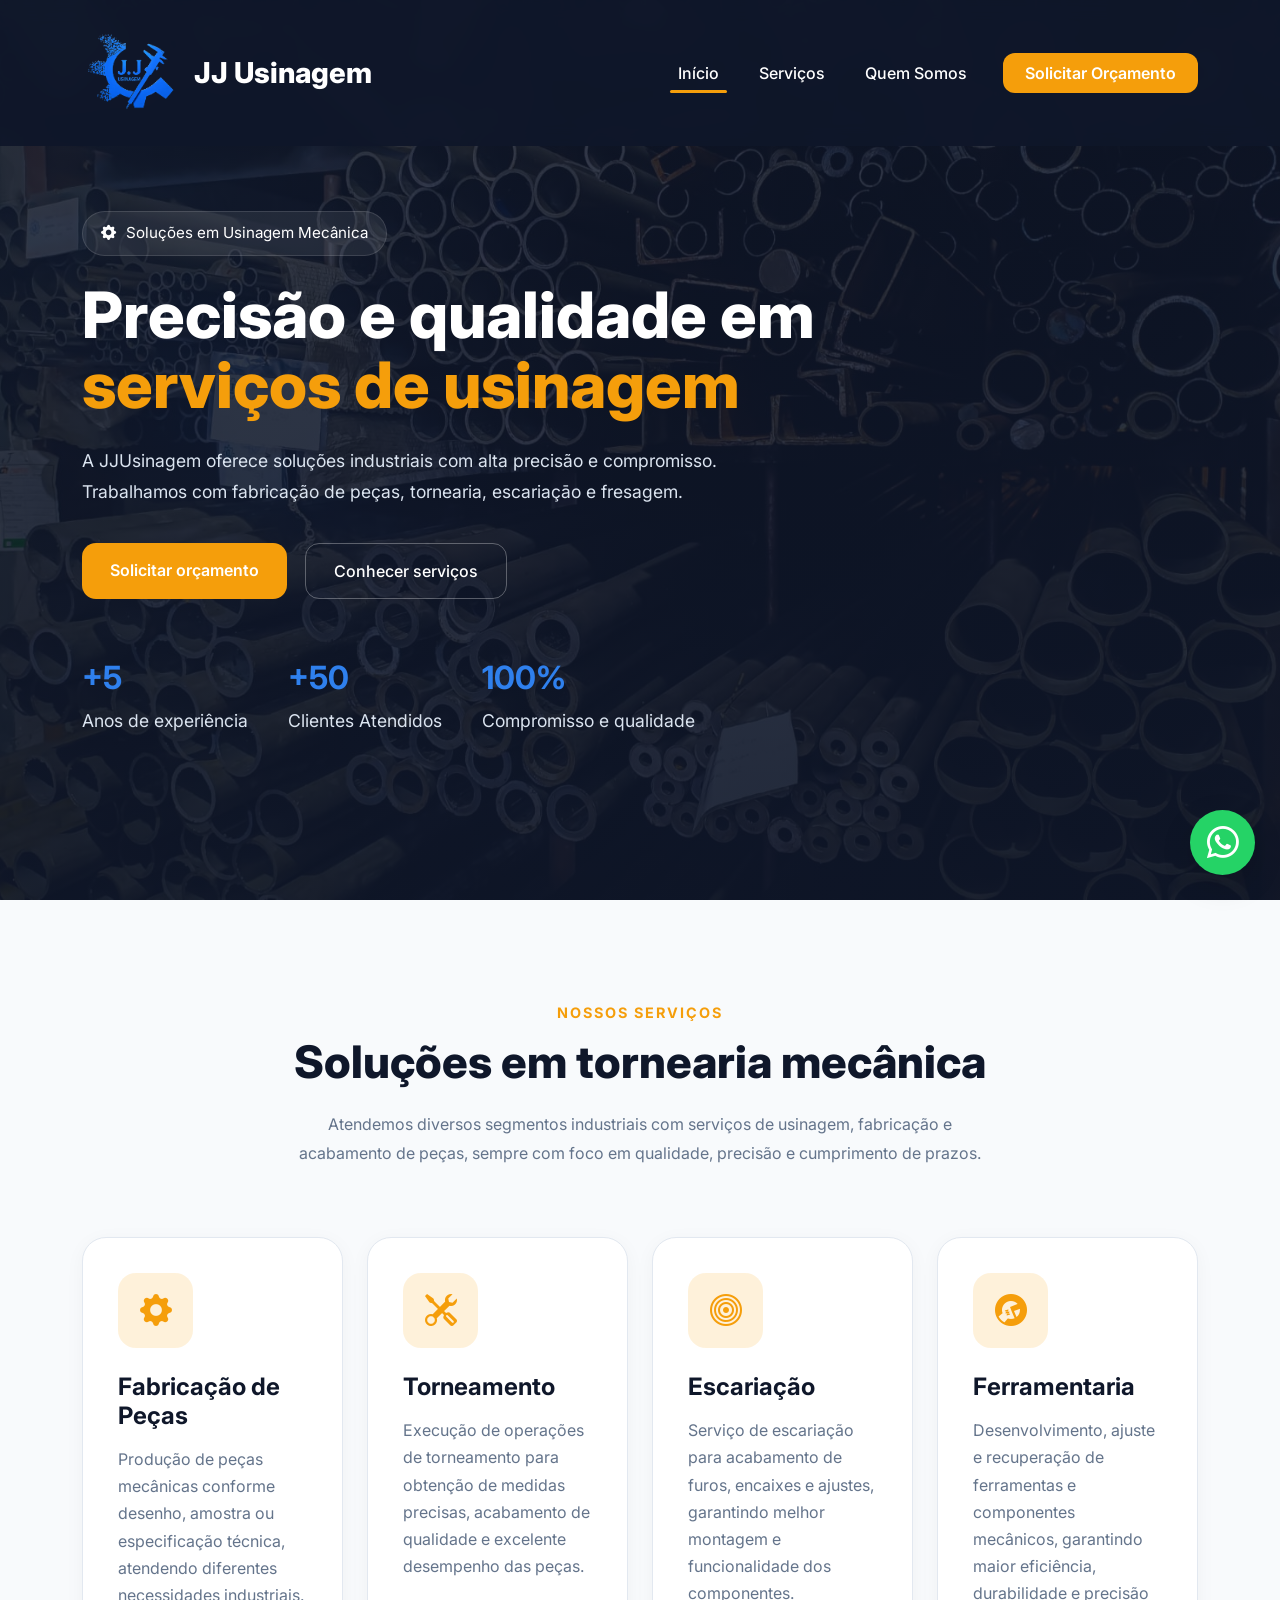
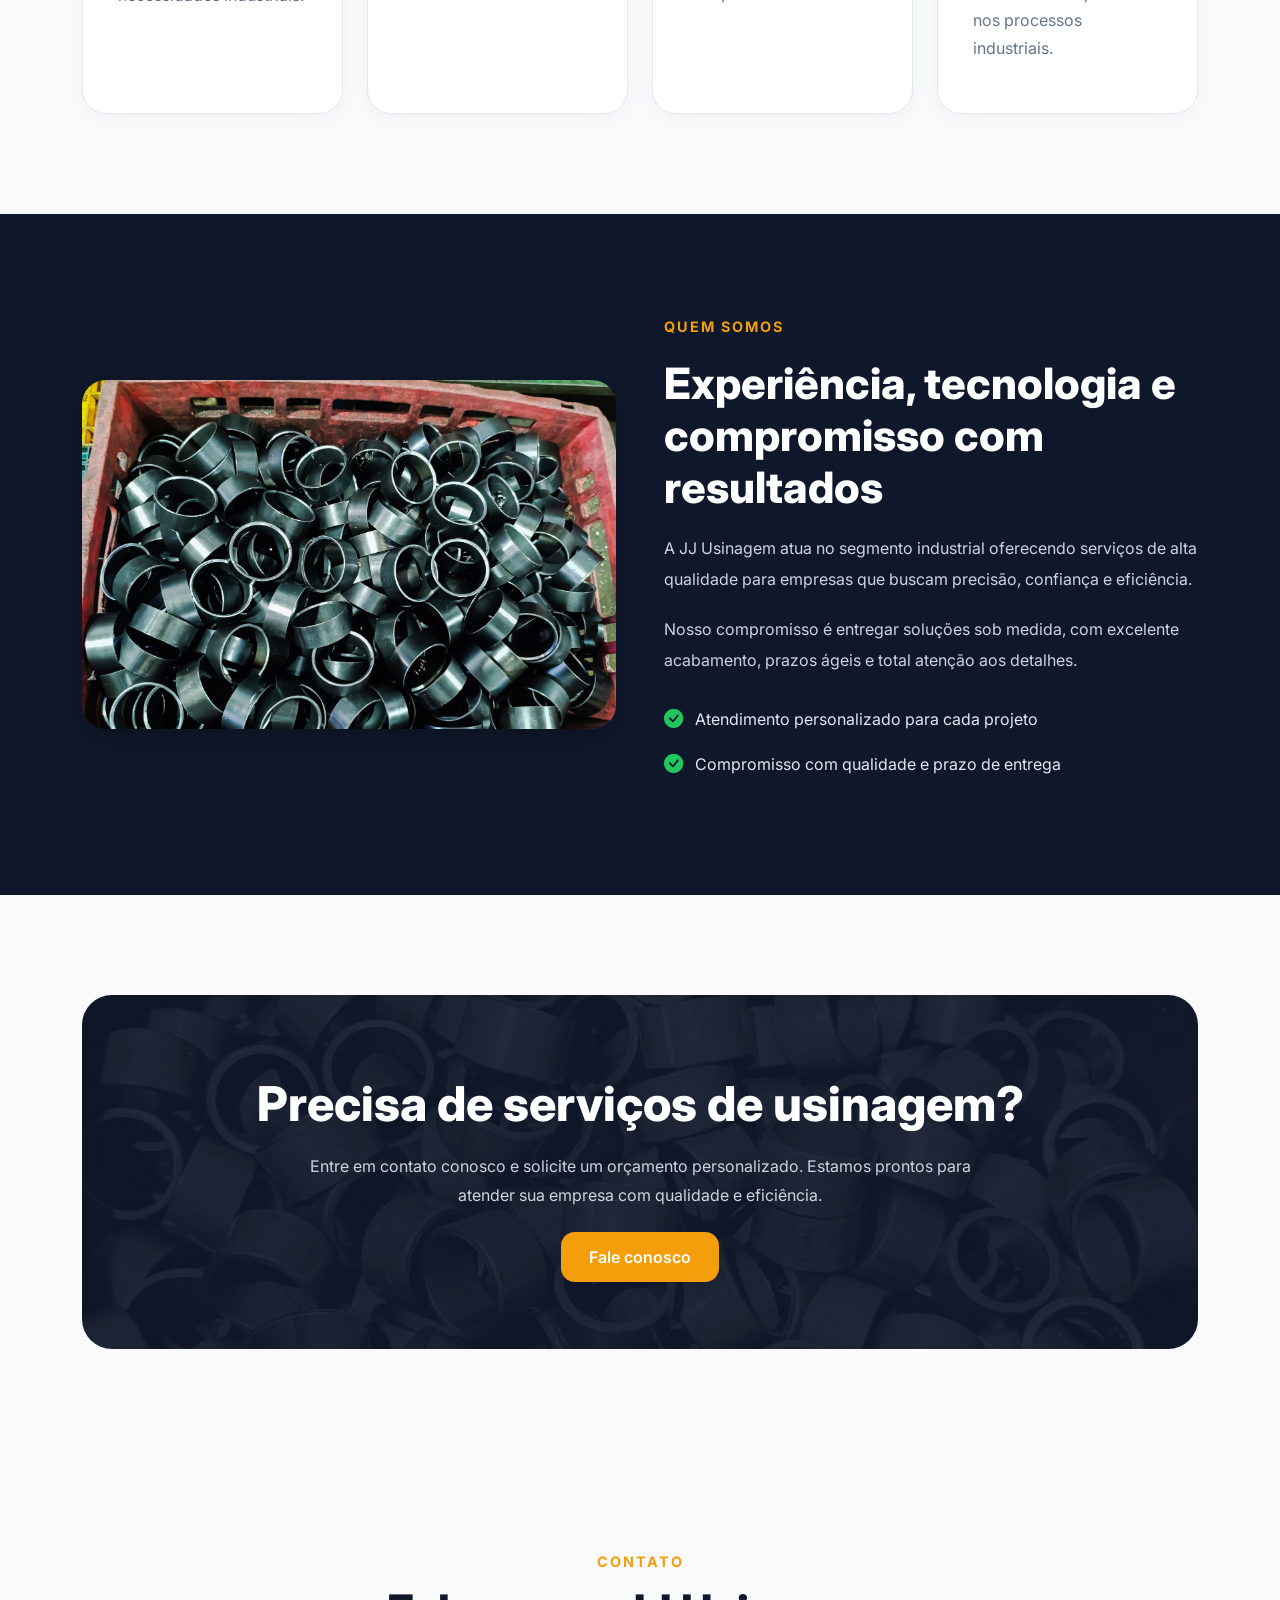
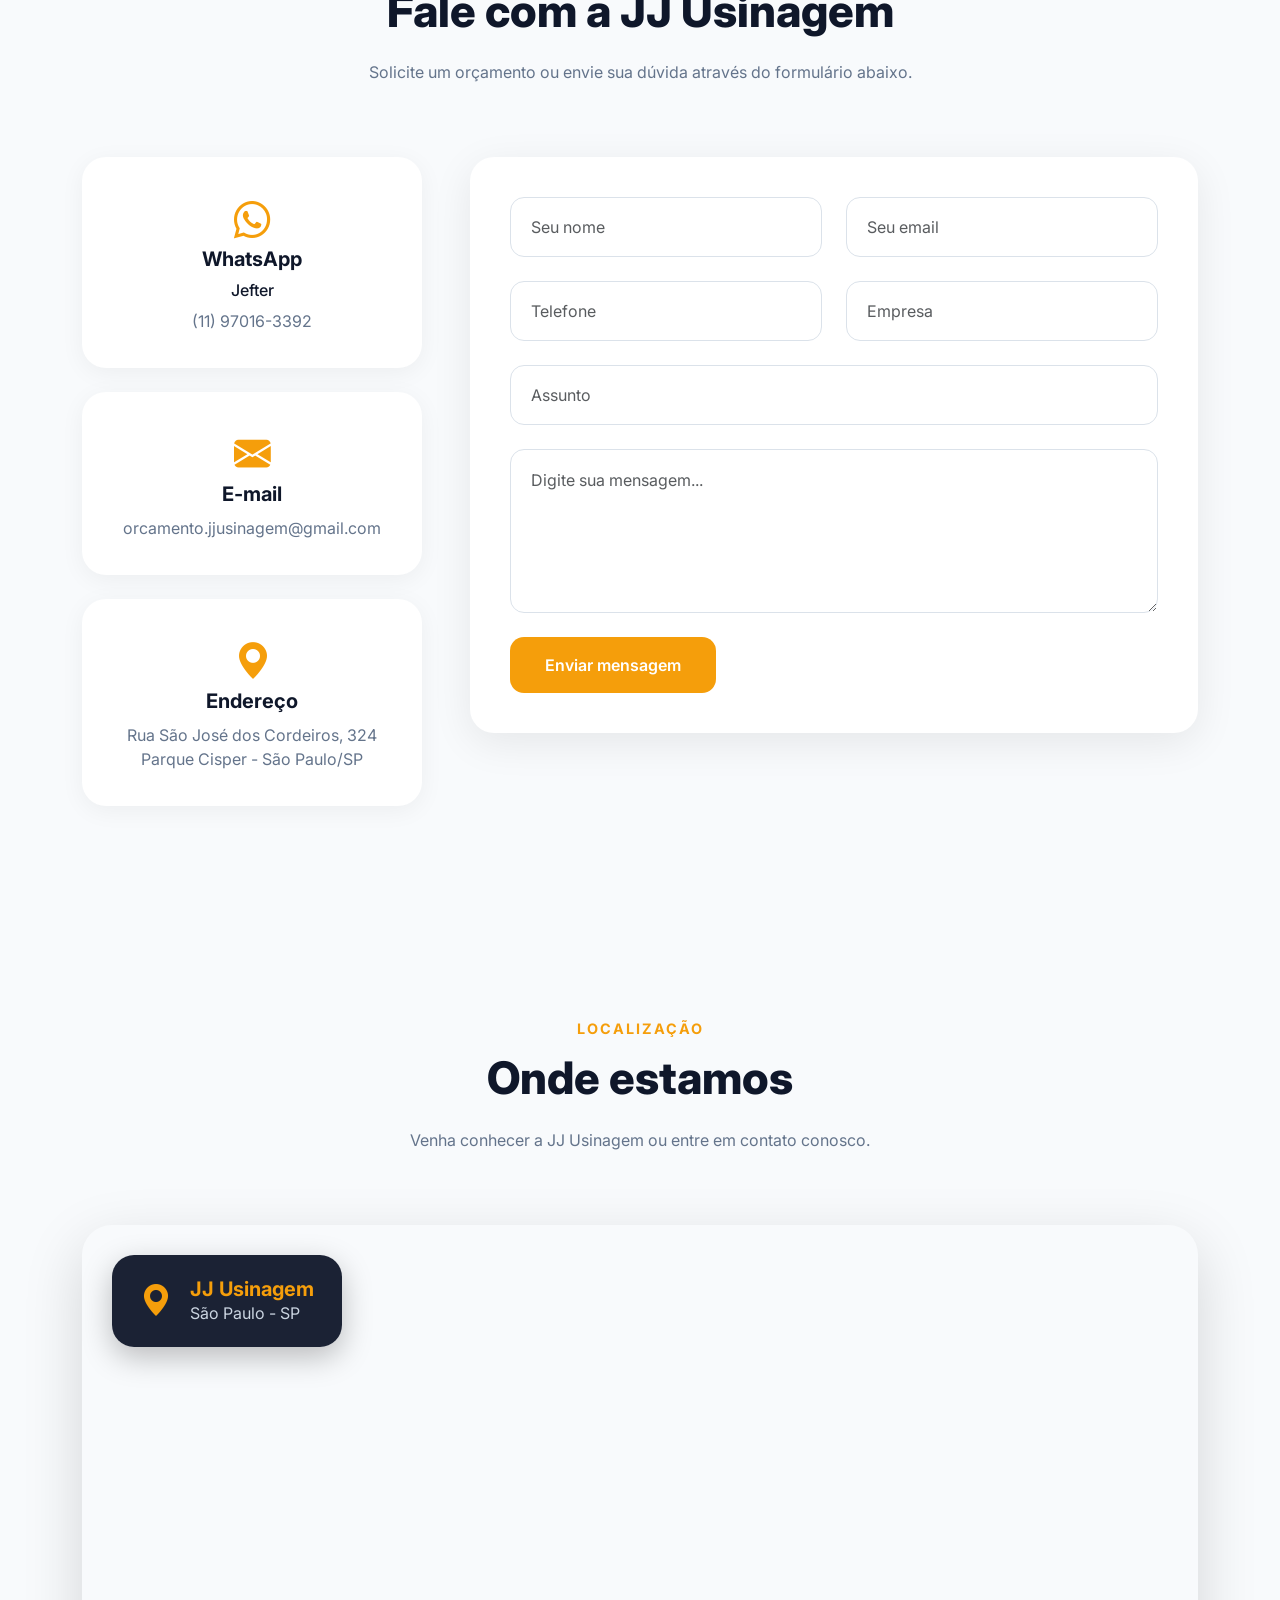
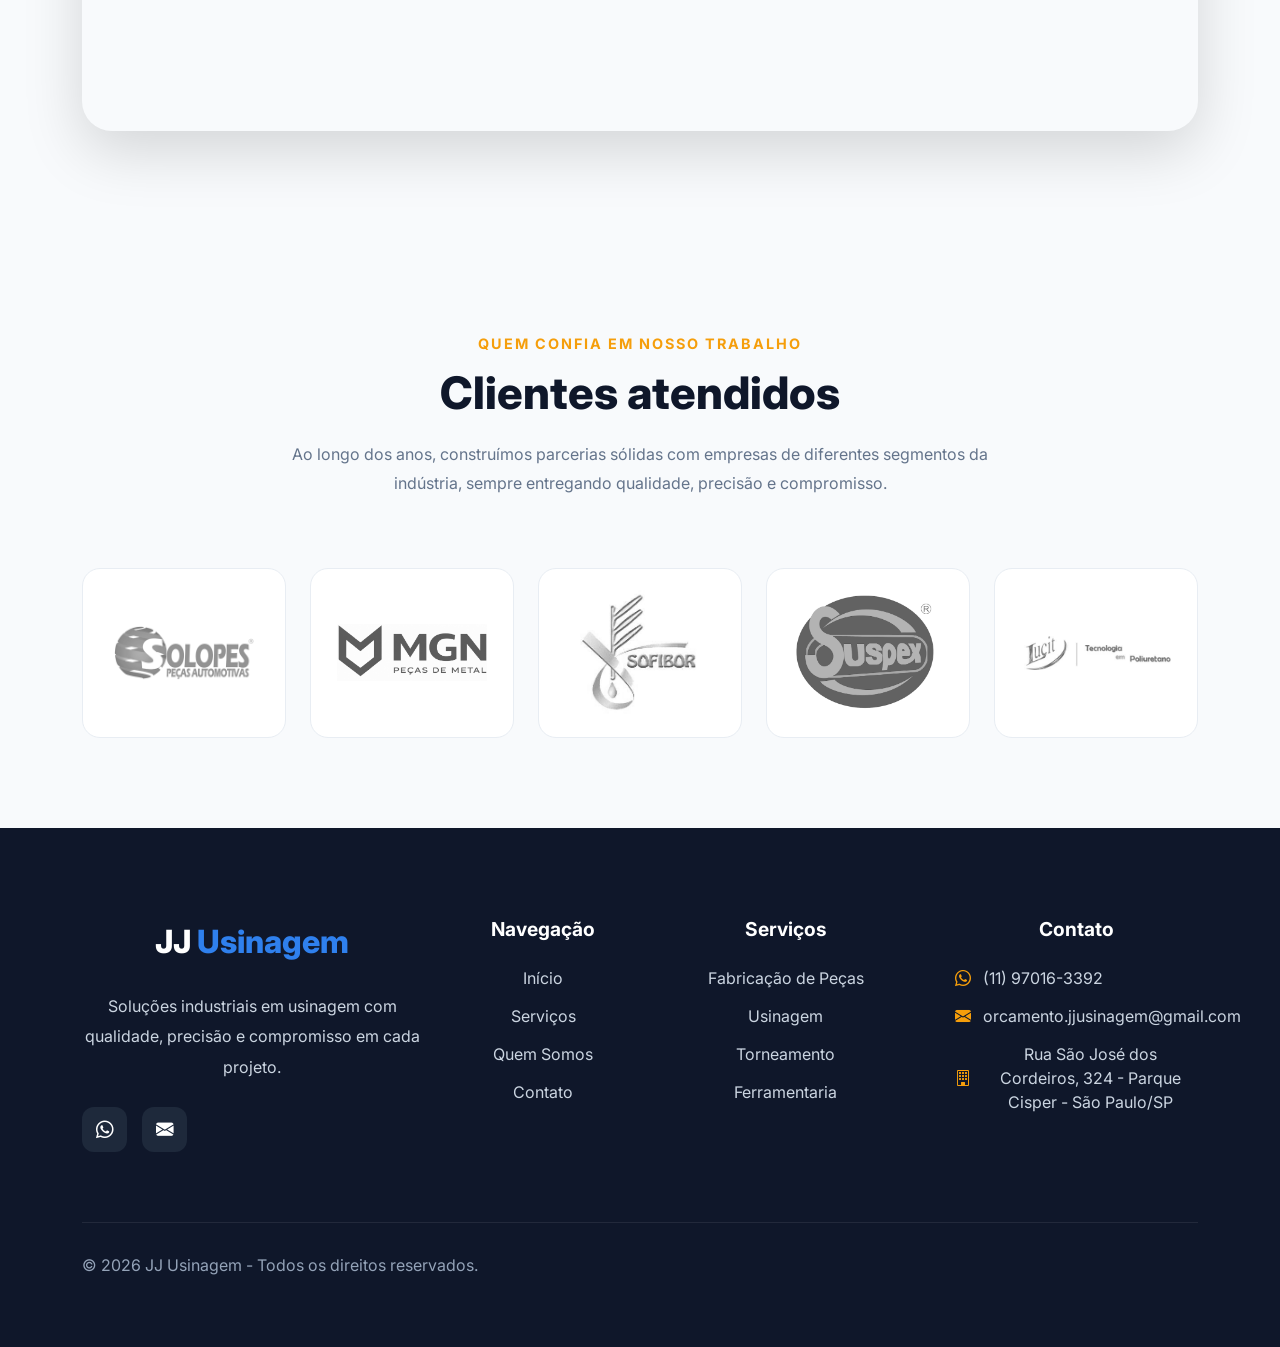
<file: index.html>
<!DOCTYPE html>
<html lang="pt-BR">
<head>
  <meta charset="UTF-8">
  <meta name="viewport" content="width=device-width, initial-scale=1.0">

  <title>JJ Usinagem | Tornearia Convencional, Automática e Revólver em São Paulo</title>

  <!-- SEO -->
  <meta name="description" content="A JJ Usinagem é especializada em tornearia convencional, torno automático, torno revólver, ferramentaria, escariação e contagem. Fabricação e recuperação de peças com qualidade, precisão e entrega rápida em São Paulo.">


<meta name="robots" content="index,follow">

  <meta name="keywords" content="usinagem, tornearia, torno convencional, torno automático, torno revólver, ferramentaria, fabricação de peças, peças usinadas, usinagem industrial, usinagem de precisão, recuperação de peças, serviços de tornearia, indústria metalúrgica, peças sob desenho, escariação, contagem, torneamento de peças, usinagem São Paulo, empresa de usinagem, JJ Usinagem">

  <meta name="author" content="JJ Usinagem">
  <meta name="robots" content="index, follow">
  <meta name="language" content="pt-BR">
  <meta name="theme-color" content="#0d1b2a">

  <!-- Canonical -->
  <link rel="canonical" href="https://www.jjusinagens.com.br/">

  <!-- Open Graph -->
  <meta property="og:type" content="website">
  <meta property="og:title" content="JJ Usinagem | Precisão e Qualidade Industrial">
  <meta property="og:description" content="Especialistas em tornearia convencional, automática, revólver, ferramentaria, escariação e fabricação de peças industriais.">
  <meta property="og:image" content="https://www.jjusinagens.com.br/images/logo.png">
  <meta property="og:url" content="https://www.jjusinagens.com.br/">
  <meta property="og:locale" content="pt_BR">

  <!-- Twitter -->
  <meta name="twitter:card" content="summary_large_image">
  <meta name="twitter:title" content="JJ Usinagem | Precisão e Qualidade Industrial">
  <meta name="twitter:description" content="Serviços especializados em tornearia convencional, automática, revólver, ferramentaria e fabricação de peças industriais.">
  <meta name="twitter:image" content="https://www.jjusinagens.com.br/images/logo.png">

  <!-- Favicon -->
  <link rel="icon" type="image/png" href="images/logo.png">

  <!-- Fonts -->
  <link rel="preconnect" href="https://fonts.googleapis.com">
  <link rel="preconnect" href="https://fonts.gstatic.com" crossorigin>

  <link href="https://fonts.googleapis.com/css2?family=Inter:wght@300;400;500;600;700;800&display=swap" rel="stylesheet">

  <!-- Bootstrap -->
  <link href="https://cdn.jsdelivr.net/npm/bootstrap@5.3.3/dist/css/bootstrap.min.css" rel="stylesheet">

  <!-- Bootstrap Icons -->
  <link rel="stylesheet" href="https://cdn.jsdelivr.net/npm/bootstrap-icons@1.11.3/font/bootstrap-icons.min.css">

  <!-- CSS -->
  <link rel="stylesheet" href="assets/style.css">

  <!-- JS -->
  <script defer src="assets/script.js"></script>
<script type="application/ld+json">
{
  "@context": "https://schema.org",
  "@type": "MachineShop",
  "name": "JJ Usinagem",
  "url": "https://www.jjusinagem.com.br",
  "logo": "https://www.jjusinagem.com.br/images/logo.png",
  "image": "https://www.jjusinagem.com.br/images/logo.png",
  "description": "Empresa especializada em tornearia convencional, torno automático, torno revólver, ferramentaria, escariação e fabricação de peças industriais.",
  "telephone": "+55-11-97016-3392",
  "email": "orcamento.jjusinagem@gmail.com",
  "address": {
    "@type": "PostalAddress",
    "streetAddress": "Rua São José dos Cordeiros, 324",
    "addressLocality": "São Paulo",
    "addressRegion": "SP",
    "postalCode": "03818-020",
    "addressCountry": "BR"
  },
  "areaServed": "São Paulo",
  "priceRange": "$$",
  "sameAs": [
    "https://wa.me/5511970163392"
  ]
}
</script>
</head>
<body>

  <nav class="navbar navbar-expand-lg fixed-top">
    <div class="container">
    <a class="navbar-brand" href="index.html">

  <img
    src="images/logo.png"
    alt="Logo JJ Usinagem"
    class="navbar-logo">

  
    JJ Usinagem
  

</a>

      <button class="navbar-toggler bg-light" type="button" data-bs-toggle="collapse" data-bs-target="#menu">
        <span class="navbar-toggler-icon"></span>
      </button>

      <div class="collapse navbar-collapse" id="menu">
        <ul class="navbar-nav ms-auto align-items-lg-center">
          <li class="nav-item">
            <a class="nav-link active" href="#home">Início</a>
          </li>
          <li class="nav-item">
            <a class="nav-link" href="servicos.html">Serviços</a>
          </li>
          <li class="nav-item">
            <a class="nav-link" href="quemsomos.html">Quem Somos</a>
          </li>
          <li class="nav-item ms-lg-3 mt-3 mt-lg-0">
            <a href="#contact" class="btn-contact text-decoration-none">Solicitar Orçamento</a>
          </li>
        </ul>
      </div>
    </div>
  </nav>

  <section class="hero" id="home">
    <div class="container">
      <div class="row align-items-center">
        <div class="col-lg-8">

          <div class="hero-badge mt-5">
            <i class="bi bi-gear-fill"></i>
            Soluções em Usinagem Mecânica
          </div>

          <h1>
            Precisão e qualidade em
            <span>serviços de usinagem</span>
          </h1>

          <p>
            A JJUsinagem oferece soluções industriais com alta precisão e compromisso.
        Trabalhamos com fabricação de peças, tornearia, escariaçāo e fresagem.
          </p>

          <div class="hero-buttons">
            <a href="#contact" class="btn-primary-custom">
              Solicitar orçamento
            </a>

            <a href="#services" class="btn-outline-custom">
              Conhecer serviços
            </a>
          </div>

          <div class="stats">
            <div class="stat-item">
              <h3>+5</h3>
              <p>Anos de experiência</p>
            </div>

            <div class="stat-item">
              <h3>+50</h3>
              <p>Clientes Atendidos</p>
            </div>

            <div class="stat-item">
              <h3>100%</h3>
              <p>Compromisso e qualidade</p>
            </div>
          </div>

        </div>
      </div>
    </div>
  </section>

  <section id="services">
  <div class="container">

    <div class="section-title">
      <span>Nossos serviços</span>

      <h2>Soluções em tornearia mecânica</h2>

      <p>
        Atendemos diversos segmentos industriais com serviços de usinagem,
        fabricação e acabamento de peças, sempre com foco em qualidade,
        precisão e cumprimento de prazos.
      </p>
    </div>

    <div class="row g-4">

      <!-- FABRICAÇÃO DE PEÇAS -->
      <div class="col-md-6 col-lg-3">
        <div class="service-card">

          <div class="service-icon">
            <i class="bi bi-gear-fill"></i>
          </div>

          <h4>Fabricação de Peças</h4>

          <p>
            Produção de peças mecânicas conforme desenho, amostra ou especificação técnica,
            atendendo diferentes necessidades industriais.
          </p>

        </div>
      </div>

      <!-- TORNEAMENTO -->
      <div class="col-md-6 col-lg-3">
        <div class="service-card">

          <div class="service-icon">
            <i class="bi bi-tools"></i>
          </div>

          <h4>Torneamento</h4>

          <p>
            Execução de operações de torneamento para obtenção de medidas precisas,
            acabamento de qualidade e excelente desempenho das peças.
          </p>

        </div>
      </div>

      <!-- ESCARIAÇÃO -->
      <div class="col-md-6 col-lg-3">
        <div class="service-card">

          <div class="service-icon">
            <i class="bi bi-bullseye"></i>
          </div>

          <h4>Escariação</h4>

          <p>
            Serviço de escariação para acabamento de furos, encaixes e ajustes,
            garantindo melhor montagem e funcionalidade dos componentes.
          </p>

        </div>
      </div>

      <!-- FERRAMENTARIA -->
     <div class="col-md-6 col-lg-3">
  <div class="service-card">

    <div class="service-icon">
      <i class="bi bi-wrench-adjustable-circle-fill"></i>
    </div>

    <h4>Ferramentaria</h4>

    <p>
      Desenvolvimento, ajuste e recuperação de ferramentas e componentes
      mecânicos, garantindo maior eficiência, durabilidade e precisão nos
      processos industriais.
    </p>

  </div>
</div>


  </div>
</section>

  <section class="about" id="about">
    <div class="container">
      <div class="row align-items-center g-5">

        <div class="col-lg-6">
          <div class="about-image">
            <img src="images/pecas1.jpeg" alt="Usinagem Industrial">
          </div>
        </div>

        <div class="col-lg-6">
          <div class="about-content">
            <span>Quem somos</span>
            <h2>Experiência, tecnologia e compromisso com resultados</h2>

            <p>
              A JJ Usinagem atua no segmento industrial oferecendo serviços de alta qualidade para empresas que buscam precisão, confiança e eficiência.
            </p>

            <p>
              Nosso compromisso é entregar soluções sob medida, com excelente acabamento, prazos ágeis e total atenção aos detalhes.
            </p>

            <ul class="feature-list">

              <li>
                <i class="bi bi-check-circle-fill"></i>
                Atendimento personalizado para cada projeto
              </li>

              <li>
                <i class="bi bi-check-circle-fill"></i>
                Compromisso com qualidade e prazo de entrega
              </li>
            </ul>
          </div>
        </div>

      </div>
    </div>
  </section>


  <section>
    <div class="container">
      <div class="cta">
        <h2>Precisa de serviços de usinagem?</h2>

        <p>
          Entre em contato conosco e solicite um orçamento personalizado.
          Estamos prontos para atender sua empresa com qualidade e eficiência.
        </p>

        <a href="#contact" class="btn-primary-custom">
          Fale conosco
        </a>
      </div>
    </div>
  </section>

  

 
  

    <section id="contact">
  <div class="container">

    <div class="section-title">
      <span>Contato</span>

      <h2>Fale com a JJ Usinagem</h2>

      <p>
        Solicite um orçamento ou envie sua dúvida através do formulário abaixo.
      </p>
    </div>

    <div class="row g-5 align-items-start">

      <!-- CONTATOS -->
     <div class="col-lg-4">

  <a href="https://wa.me/5511970163392"
     target="_blank"
     class="contact-card-link">

    <div class="contact-card mb-4">

      <i class="bi bi-whatsapp"></i>

      <h5>WhatsApp</h5>

      <h6>Jefter</h6>

      <p>(11) 97016-3392</p>

    </div>

  </a>

  <a href="mailto:orcamento.jjusinagem@gmail.com"
     class="contact-card-link">

    <div class="contact-card mb-4">

      <i class="bi bi-envelope-fill"></i>

      <h5>E-mail</h5>

      <p>orcamento.jjusinagem@gmail.com</p>

    </div>

  </a>

  <a href="https://maps.google.com/?q=Rua+São+José+dos+Cordeiros+324+Parque+Cisper+São+Paulo+SP"
     target="_blank"
     class="contact-card-link">

    <div class="contact-card">

      <i class="bi bi-geo-alt-fill"></i>

      <h5>Endereço</h5>

      <p>
        Rua São José dos Cordeiros, 324<br>
        Parque Cisper - São Paulo/SP
      </p>

    </div>

  </a>

</div>

<div id="successMessage" class="alert alert-success d-none mb-4">
    <i class="bi bi-check-circle-fill"></i>
    <strong>Mensagem enviada com sucesso!</strong><br>
    Em breve entraremos em contato.
</div>
      <!-- FORMULÁRIO -->
      <div class="col-lg-8">

        <form
          id="contactForm"
          action="https://api.staticforms.xyz/submit"
          method="POST"
          class="contact-form">

          <!-- SUA ACCESS KEY -->
          <input
            type="hidden"
            name="accessKey"
            value="sf_b24d64334e49a46981d2a0c0">

            <input
             type="hidden"
             name="redirectTo"
             value="https://jjusinagens.com.br/index.html">

          <!-- ASSUNTO PERSONALIZADO -->
          <input
            type="hidden"
            name="subject"
            value="📩 Novo orçamento - JJUsinagem">

          <!-- RESPONDER DIRETO PARA CLIENTE -->
          <input
            type="hidden"
            name="replyTo"
            value="@">

          <!-- DESATIVAR CAPTCHA -->
          <input
            type="hidden"
            name="honeypot"
            value="">

          <div class="row g-4">

            <div class="col-md-6">
              <input
                type="text"
                name="name"
                class="form-control"
                placeholder="Seu nome"
                required>
            </div>

            <div class="col-md-6">
              <input
                type="email"
                name="email"
                class="form-control"
                placeholder="Seu email"
                required>
            </div>

            <div class="col-md-6">
              <input
                type="tel"
                name="phone"
                class="form-control"
                placeholder="Telefone">
            </div>

            <div class="col-md-6">
              <input
                type="text"
                name="company"
                class="form-control"
                placeholder="Empresa">
            </div>

            <div class="col-12">
              <input
                type="text"
                name="subjectClient"
                class="form-control"
                placeholder="Assunto">
            </div>

            <div class="col-12">
              <textarea
                name="message"
                rows="6"
                class="form-control"
                placeholder="Digite sua mensagem..."
                required></textarea>
            </div>

            <div class="col-12">
             <button
               type="submit"
                 class="btn-primary-custom border-0"
                id="btnEnviar">
               Enviar mensagem
            </button>
            </div>

          </div>

        </form>

      </div>

    </div>

  </div>
</section>

<!-- MAPA -->
<section class="map-section">

  <div class="container">

    <div class="section-title">

      <span>Localização</span>

      <h2>
        Onde estamos
      </h2>

      <p>
        Venha conhecer a JJ Usinagem ou entre em contato conosco.
      </p>

    </div>

    <div class="map-container">

      <iframe
          src="https://www.google.com/maps/embed?pb=!1m18!1m12!1m3!1d14635.903325367364!2d-46.49795691904837!3d-23.497380007648175!2m3!1f0!2f0!3f0!3m2!1i1024!2i768!4f13.1!3m3!1m2!1s0x94ce605e9e8cb87d%3A0x4900f281534b717f!2sR.%20S%C3%A3o%20Jos%C3%A9%20dos%20Cordeiros%2C%20324%20-%20Parque%20Cisper%2C%20S%C3%A3o%20Paulo%20-%20SP%2C%2003818-020!5e0!3m2!1spt-BR!2sbr!4v1781046316610!5m2!1spt-BR!2sbr">
        allowfullscreen=""
        loading="lazy"
        referrerpolicy="no-referrer-when-downgrade">
      </iframe>

      <div class="map-overlay">

        <div class="map-info">

          <i class="bi bi-geo-alt-fill"></i>

            <a style="text-decoration: none;" href="https://maps.google.com/?q=Rua+São+José+dos+Cordeiros+324+Parque+Cisper+São+Paulo+SP">
            <div>
            <h5 style="color: var(--accent);">JJ Usinagem</h5>
            <p>São Paulo - SP</p>
          </div></a>

        </div>

      </div>

    </div>

  </div>

</section>

  <!-- CLIENTES -->
<section class="clients-section">

  <div class="container">

    <div class="section-title">

      <span>Quem confia em nosso trabalho</span>

      <h2>Clientes atendidos</h2>

      <p>
        Ao longo dos anos, construímos parcerias sólidas com empresas de
        diferentes segmentos da indústria, sempre entregando qualidade,
        precisão e compromisso.
      </p>

    </div>

    <div class="row justify-content-center align-items-center g-4">

      <div class="col-6 col-md-4 col-lg">
        <div class="client-logo">
          <img src="images/clientes/solopes.png" alt="Cliente 1">
        </div>
      </div>

      <div class="col-6 col-md-4 col-lg">
        <div class="client-logo">
          <img src="images/clientes/mgn logo.png" alt="Cliente 2">
        </div>
      </div>

      <div class="col-6 col-md-4 col-lg">
        <div class="client-logo">
          <img src="images/clientes/sofibor.jpg" alt="Cliente 3">
        </div>
      </div>

      <div class="col-6 col-md-4 col-lg">
        <div class="client-logo">
          <img src="images/clientes/suspex.png" alt="Cliente 4">
        </div>
      </div>

      <div class="col-6 col-md-4 col-lg">
        <div class="client-logo">
          <img src="images/clientes/logo lucit.jpg" alt="Cliente 5">
        </div>
      </div>

    </div>

  </div>

</section>


 <footer class="footer">

  <div class="container">

    <div class="row g-5">

      <!-- LOGO -->
      <div class="col-lg-4">

        <a class="footer-logo text-decoration-none" href="index.html">
          JJ<span> Usinagem</span>
        </a>

        <p class="footer-description">
          Soluções industriais em usinagem com qualidade,
          precisão e compromisso em cada projeto.
        </p>

       <div class="footer-social">

         <a href="https://wa.me/5511970163392" target="_blank">
             <i class="bi bi-whatsapp"></i>
       </a>

       <a href="mailto:orcamento.jjusinagem@gmail.com">
            <i class="bi bi-envelope-fill"></i>
       </a>

</div>

      </div>

      <!-- LINKS -->
      <div class="col-6 col-lg-2">

        <h5>Navegação</h5>

        <ul>

          <li>
            <a href="index.html">
              Início
            </a>
          </li>

          <li>
            <a href="servicos.html">
              Serviços
            </a>
          </li>

          <li>
            <a href="quemsomos.html">
              Quem Somos
            </a>
          </li>

          <li>
            <a href="#contact">
              Contato
            </a>
          </li>

        </ul>

      </div>

      <!-- SERVIÇOS -->
      <div class="col-6 col-lg-3">

        <h5>Serviços</h5>

        <ul>

          <li>Fabricação de Peças</li>

          <li>Usinagem</li>

          <li>Torneamento</li>

          <li>Ferramentaria</li>

        </ul>

      </div>

      <!-- CONTATO -->
    <div class="col-lg-3">

  <h5>Contato</h5>

  <ul class="footer-contact">

    <li>
      <i class="bi bi-whatsapp"></i>
      (11) 97016-3392
    </li>

    <li>
      <i class="bi bi-envelope-fill"></i>
      orcamento.jjusinagem@gmail.com
    </li>

    <li>
      <i class="bi bi-building"></i>
      Rua São José dos Cordeiros, 324 - Parque Cisper - São Paulo/SP
    </li>


  </ul>

</div>

    </div>

    <!-- LINHA -->
    <div class="footer-bottom">

      <p>
        © 2026 JJ Usinagem - Todos os direitos reservados.
      </p>

      <!-- <p>
        Desenvolvido por <a style="text-decoration: none; color: gray;" href="https://github.com/Gabits13">Gabriel Santos</a>
      </p>-->

    </div>

  </div>

</footer>

  <a href="https://wa.me/5511970163392"
   class="whatsapp-button"
   target="_blank">
  <i class="bi bi-whatsapp"></i>
</a>

<div class="modal fade" id="successModal" tabindex="-1">
    <div class="modal-dialog modal-dialog-centered">
        <div class="modal-content">

            <div class="modal-header border-0">
                <h5 class="modal-title">
                    <i class="bi bi-check-circle-fill text-success"></i>
                    Mensagem pronta para envio
                </h5>

                <button
                    type="button"
                    class="btn-close"
                    data-bs-dismiss="modal">
                </button>
            </div>

            <div class="modal-body">

                Seu orçamento será enviado em alguns segundos.

                <br><br>

                Caso não aconteça automaticamente, clique no botão abaixo.

            </div>

            <div class="modal-footer border-0">

                <button
                    class="btn btn-secondary"
                    data-bs-dismiss="modal"
                    id="closeModalButton">

                    Fechar

                </button>

                <button
                    class="btn btn-warning"
                    id="redirectNow">

                    Enviar agora

                </button>

            </div>

        </div>
    </div>
</div>


  <script src="https://cdn.jsdelivr.net/npm/bootstrap@5.3.3/dist/js/bootstrap.bundle.min.js"></script>

</body>
</html>
</file>
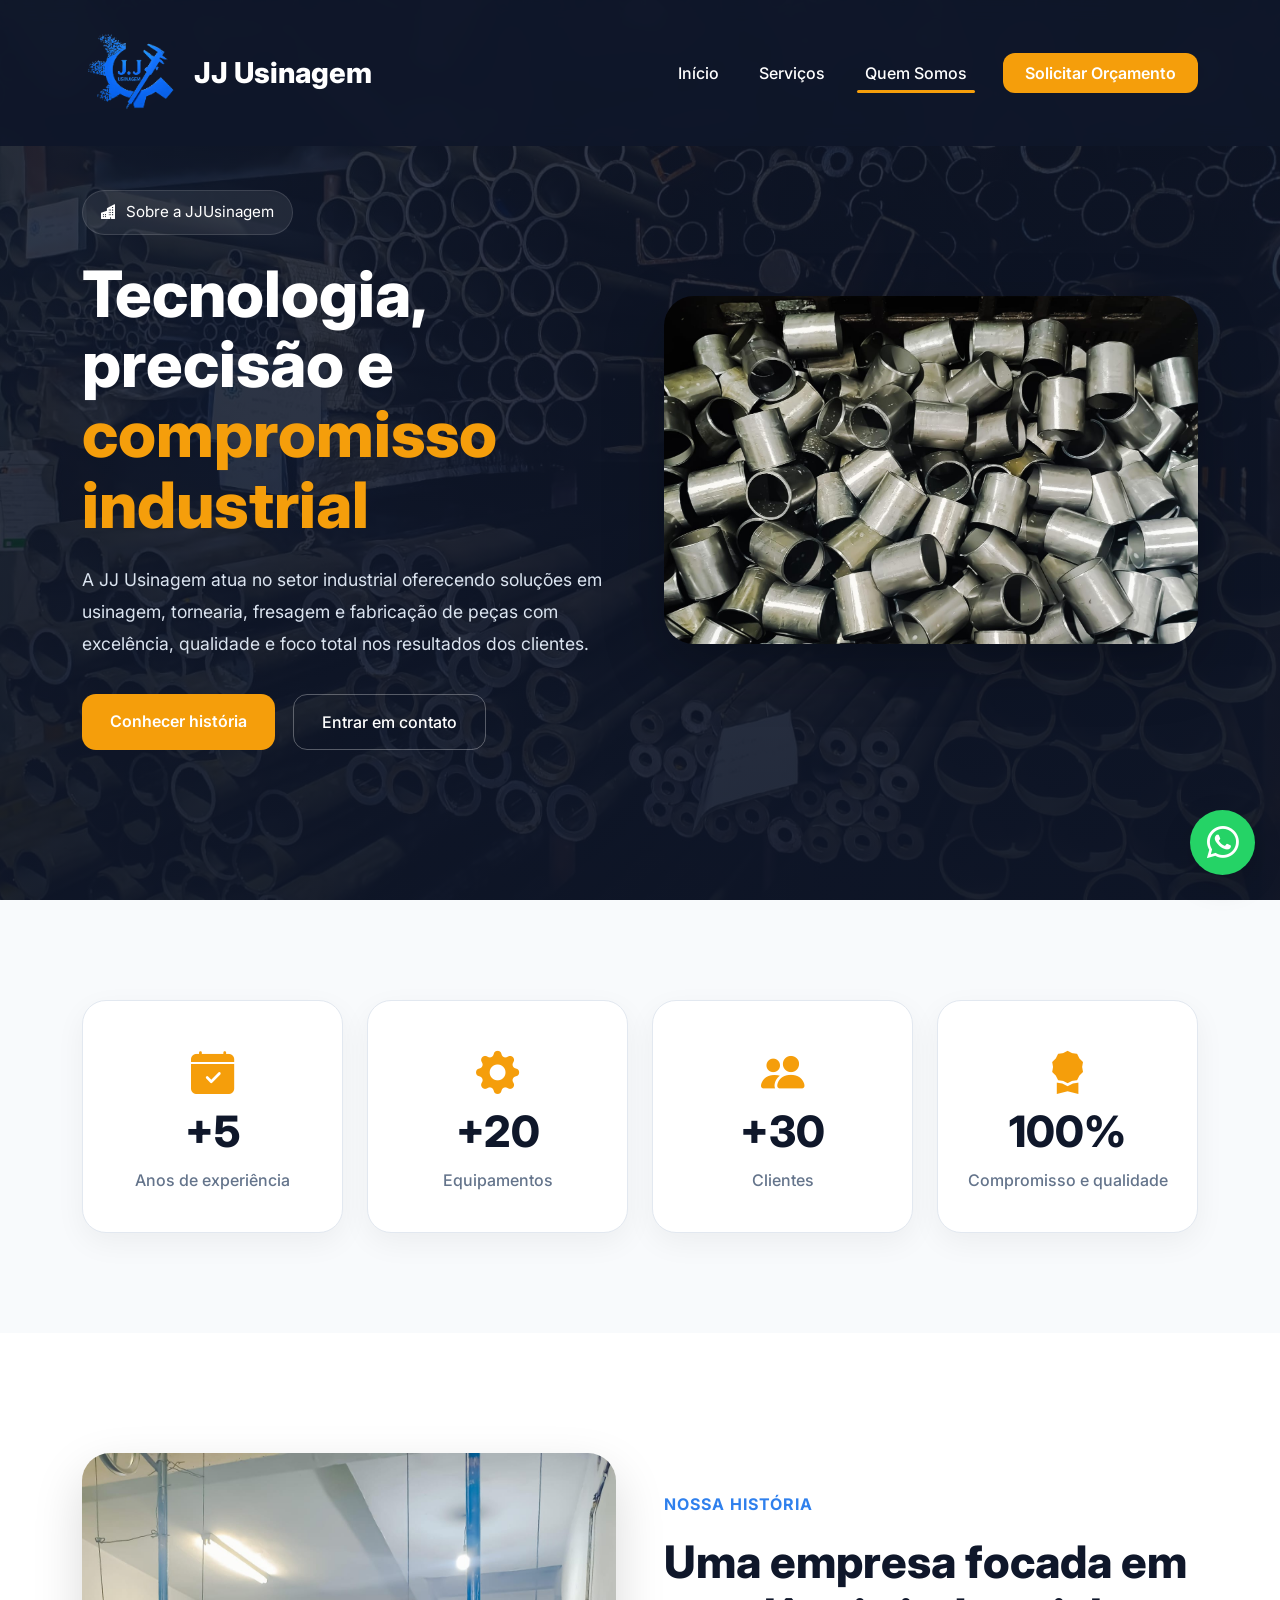
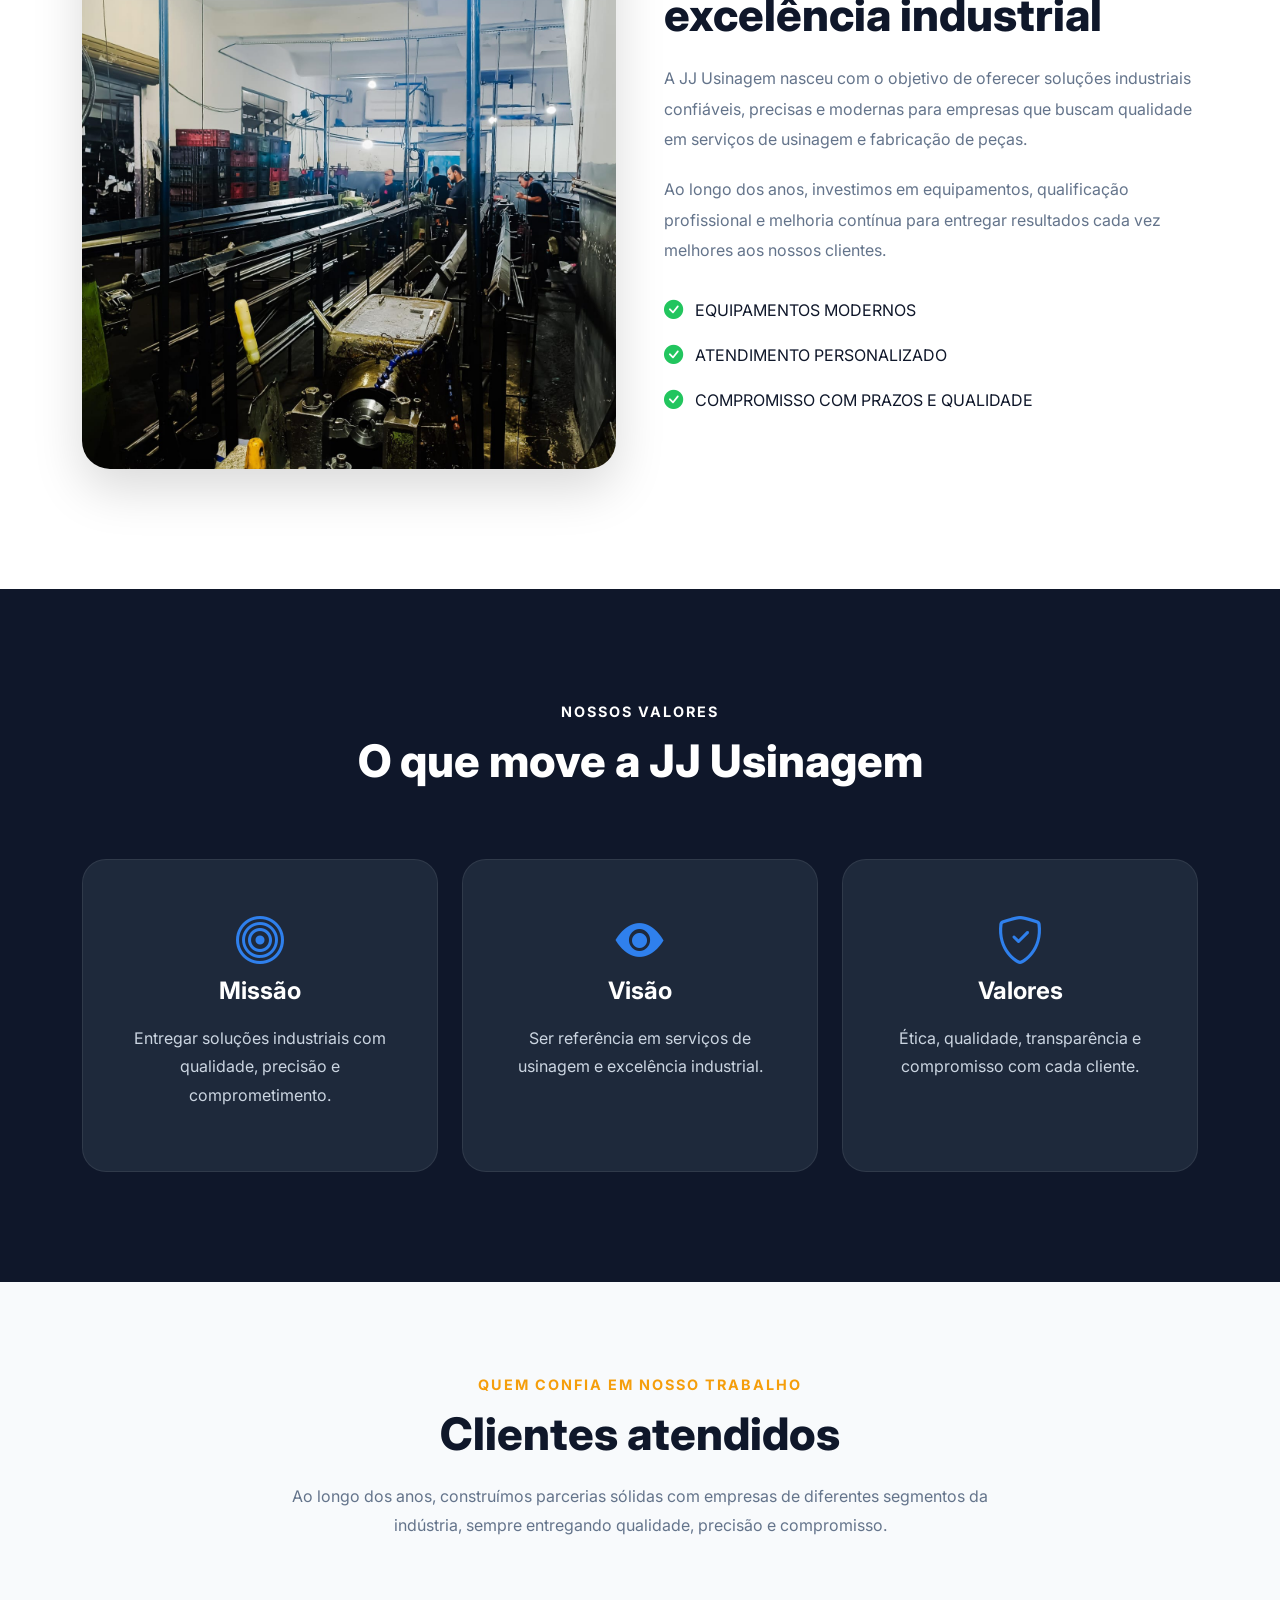
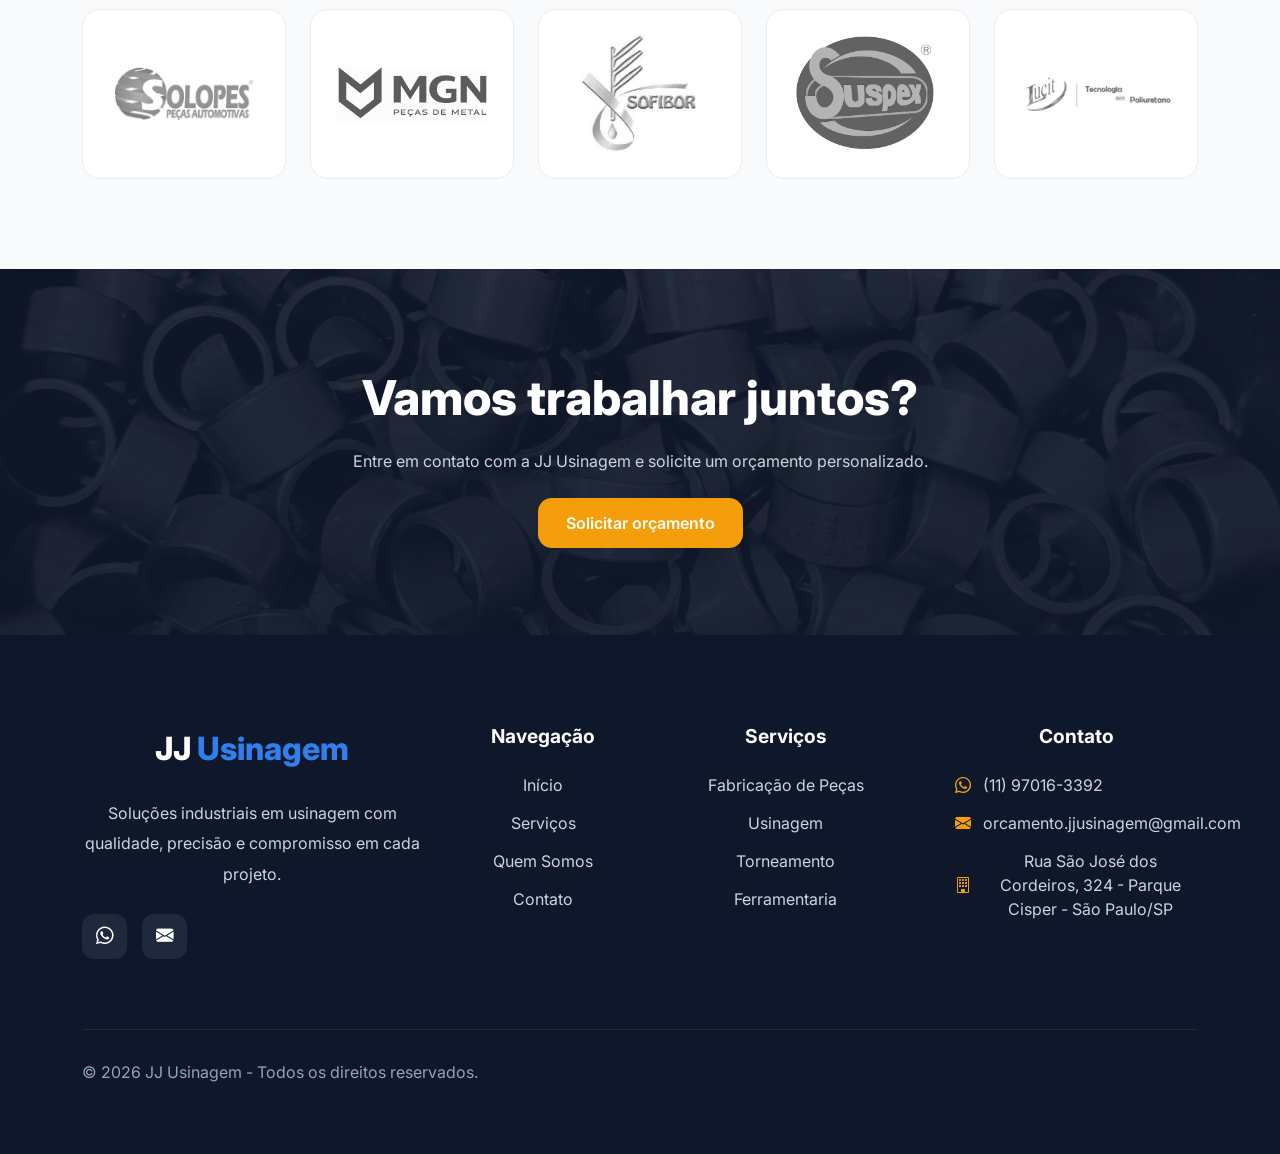
<file: quemsomos.html>
<!DOCTYPE html>
<html lang="pt-BR">

<head>
  <meta charset="UTF-8">
  <meta name="viewport" content="width=device-width, initial-scale=1.0">

  <title>Quem Somos | JJ Usinagem</title>

  <!-- Google Fonts -->
  <link rel="preconnect" href="https://fonts.googleapis.com">
  <link rel="preconnect" href="https://fonts.gstatic.com" crossorigin>

  <link href="https://fonts.googleapis.com/css2?family=Inter:wght@300;400;500;600;700;800&display=swap"
    rel="stylesheet">

  <!-- Bootstrap -->
  <link href="https://cdn.jsdelivr.net/npm/bootstrap@5.3.3/dist/css/bootstrap.min.css" rel="stylesheet">

 <!-- Favicon -->
  <link rel="icon" type="image/png" href="images/logo.png">

  <!-- Bootstrap Icons -->
  <link rel="stylesheet" href="https://cdn.jsdelivr.net/npm/bootstrap-icons@1.11.3/font/bootstrap-icons.min.css">

  <!-- CSS -->
  <link rel="stylesheet" href="assets/style.css">
  <script src="assets/script.js"></script>
</head>

<body>

  <!-- NAVBAR -->
   <nav class="navbar navbar-expand-lg fixed-top">
    <div class="container">
    <a class="navbar-brand" href="index.html">

  <img
    src="images/logo.png"
    alt="Logo JJ Usinagem"
    class="navbar-logo">

  
    JJ Usinagem
  

</a>

      <button class="navbar-toggler bg-light" type="button" data-bs-toggle="collapse" data-bs-target="#menu">
        <span class="navbar-toggler-icon"></span>
      </button>

      <div class="collapse navbar-collapse" id="menu">
        <ul class="navbar-nav ms-auto align-items-lg-center">
          <li class="nav-item">
            <a class="nav-link" href="index.html">Início</a>
          </li>
          <li class="nav-item">
            <a class="nav-link" href="servicos.html">Serviços</a>
          </li>
          <li class="nav-item">
            <a class="nav-link active" href="quemsomos.html">Quem Somos</a>
          </li>
          <li class="nav-item ms-lg-3 mt-3 mt-lg-0">
            <a href="index.html#contact" class="btn-contact text-decoration-none">Solicitar Orçamento</a>
          </li>
        </ul>
      </div>
    </div>
  </nav>

  <!-- HERO -->
  <section class="hero about-hero">

    <div class="container">

      <div class="row align-items-center g-5">

        <div class="col-lg-6">

          <div class="hero-badge">
            <i class="bi bi-buildings-fill"></i>
            Sobre a JJUsinagem
          </div>

          <h1>
            Tecnologia, precisão e
            <span>compromisso industrial</span>
          </h1>

          <p>
            A JJ Usinagem atua no setor industrial oferecendo soluções em usinagem,
            tornearia, fresagem e fabricação de peças com excelência,
            qualidade e foco total nos resultados dos clientes.
          </p>

          <div class="hero-buttons">

            <a href="#history" class="btn-primary-custom">
              Conhecer história
            </a>

            <a href="index.html#contact" class="btn-outline-custom">
              Entrar em contato
            </a>

          </div>

        </div>

        <div class="col-lg-6">

          <div class="about-hero-image">

            <img
              src="images/pecas4.jpeg"
              alt="JJUsinagem">

          </div>

        </div>

      </div>

    </div>

  </section>

  <!-- STATS -->
  <section class="about-stats">

    <div class="container">

      <div class="row g-4">

        <div class="col-md-6 col-lg-3">

          <div class="about-stat-card">

            <i class="bi bi-calendar-check-fill"></i>

            <h2>+5</h2>

            <p>
              Anos de experiência
            </p>

          </div>

        </div>

        <div class="col-md-6 col-lg-3">

          <div class="about-stat-card">

            <i class="bi bi-gear-fill"></i>

            <h2>+20</h2>

            <p>
              Equipamentos
            </p>

          </div>

        </div>

        <div class="col-md-6 col-lg-3">

          <div class="about-stat-card">

            <i class="bi bi-people-fill"></i>

          <h2>+30</h2>
            <p>Clientes</p>
          </div>

        </div>

        <div class="col-md-6 col-lg-3">

          <div class="about-stat-card">

            <i class="bi bi-award-fill"></i>

            <h2>100%</h2>

            <p>
              Compromisso e qualidade
            </p>

          </div>

        </div>

      </div>

    </div>

  </section>

  <!-- HISTÓRIA -->
  <section class="history-section" id="history">

    <div class="container">

      <div class="row align-items-center g-5">

        <div class="col-lg-6">

          <div class="history-image">

            <img
              src="images/firma2.jpeg"
              alt="Indústria">

          </div>

        </div>

        <div class="col-lg-6">

          <div class="history-content">

            <span>Nossa história</span>

            <h2>
              Uma empresa focada em excelência industrial
            </h2>

            <p>
              A JJ Usinagem nasceu com o objetivo de oferecer soluções industriais
              confiáveis, precisas e modernas para empresas que buscam qualidade
              em serviços de usinagem e fabricação de peças.
            </p>

            <p>
              Ao longo dos anos, investimos em equipamentos, qualificação profissional
              e melhoria contínua para entregar resultados cada vez melhores aos nossos clientes.
            </p>

            <ul class="feature-list about-history-list ">

              <li>
                <i class="bi bi-check-circle-fill"></i>
                Equipamentos modernos
              </li>
              <li>
                <i class="bi bi-check-circle-fill"></i>
                Atendimento personalizado
              </li>

              <li>
                <i class="bi bi-check-circle-fill"></i>
                Compromisso com prazos e qualidade
              </li>

            </ul>

          </div>

        </div>

      </div>

    </div>

  </section>

  <!-- VALORES -->
  <section class="values-section">

    <div class="container">

      <div class="section-title">

        <span>Nossos valores</span>

        <h2>
          O que move a JJ Usinagem
        </h2>

      </div>

      <div class="row g-4">

        <div class="col-md-6 col-lg-4">

          <div class="value-card">

            <i class="bi bi-bullseye"></i>

            <h4>Missão</h4>

            <p>
              Entregar soluções industriais com qualidade, precisão
              e comprometimento.
            </p>

          </div>

        </div>

        <div class="col-md-6 col-lg-4">

          <div class="value-card">

            <i class="bi bi-eye-fill"></i>

            <h4>Visão</h4>

            <p>
              Ser referência em serviços de usinagem e excelência industrial.
            </p>

          </div>

        </div>

        <div class="col-md-6 col-lg-4">

          <div class="value-card">

            <i class="bi bi-shield-check"></i>

            <h4>Valores</h4>

            <p>
              Ética, qualidade, transparência e compromisso com cada cliente.
            </p>

          </div>

        </div>

      </div>

    </div>

  </section>

  <!-- CLIENTES -->
<section class="clients-section">

  <div class="container">

    <div class="section-title">

      <span>Quem confia em nosso trabalho</span>

      <h2>Clientes atendidos</h2>

      <p>
        Ao longo dos anos, construímos parcerias sólidas com empresas de
        diferentes segmentos da indústria, sempre entregando qualidade,
        precisão e compromisso.
      </p>

    </div>

    <div class="row justify-content-center align-items-center g-4">

      <div class="col-6 col-md-4 col-lg">
        <div class="client-logo">
          <img src="images/clientes/solopes.png" alt="Cliente 1">
        </div>
      </div>

      <div class="col-6 col-md-4 col-lg">
        <div class="client-logo">
          <img src="images/clientes/mgn logo.png" alt="Cliente 2">
        </div>
      </div>

      <div class="col-6 col-md-4 col-lg">
        <div class="client-logo">
          <img src="images/clientes/sofibor.jpg" alt="Cliente 3">
        </div>
      </div>

      <div class="col-6 col-md-4 col-lg">
        <div class="client-logo">
          <img src="images/clientes/suspex.png" alt="Cliente 4">
        </div>
      </div>

      <div class="col-6 col-md-4 col-lg">
        <div class="client-logo">
          <img src="images/clientes/logo lucit.jpg" alt="Cliente 5">
        </div>
      </div>

    </div>

  </div>

</section>

  <!-- CTA -->
  <section class="cta-final" id="contact">

    <div class="container text-center">

      <h2>
        Vamos trabalhar juntos?
      </h2>

      <p>
        Entre em contato com a JJ Usinagem e solicite um orçamento personalizado.
      </p>

      <a href="index.html#contact"
        class="btn-primary-custom">

        Solicitar orçamento
      </a>

    </div>

  </section>

  <footer class="footer">

  <div class="container">

    <div class="row g-5">

      <!-- LOGO -->
      <div class="col-lg-4">

        <a class="footer-logo text-decoration-none" href="index.html">
          JJ<span> Usinagem</span>
        </a>

        <p class="footer-description">
          Soluções industriais em usinagem com qualidade,
          precisão e compromisso em cada projeto.
        </p>

       <div class="footer-social">

         <a href="https://wa.me/5511970163392" target="_blank">
             <i class="bi bi-whatsapp"></i>
       </a>

       <a href="mailto:orcamento.jjusinagem@gmail.com">
            <i class="bi bi-envelope-fill"></i>
       </a>

</div>

      </div>

      <!-- LINKS -->
      <div class="col-6 col-lg-2">

        <h5>Navegação</h5>

        <ul>

          <li>
            <a href="index.html">
              Início
            </a>
          </li>

          <li>
            <a href="servicos.html">
              Serviços
            </a>
          </li>

          <li>
            <a href="quemsomos.html">
              Quem Somos
            </a>
          </li>

          <li>
            <a href="#contact">
              Contato
            </a>
          </li>

        </ul>

      </div>

      <!-- SERVIÇOS -->
      <div class="col-6 col-lg-3">

        <h5>Serviços</h5>

        <ul>

          <li>Fabricação de Peças</li>

          <li>Usinagem</li>

          <li>Torneamento</li>

          <li>Ferramentaria</li>

        </ul>

      </div>

      <!-- CONTATO -->
    <div class="col-lg-3">

  <h5>Contato</h5>

  <ul class="footer-contact">

    <li>
      <i class="bi bi-whatsapp"></i>
      (11) 97016-3392
    </li>

    <li>
      <i class="bi bi-envelope-fill"></i>
      orcamento.jjusinagem@gmail.com
    </li>

    <li>
      <i class="bi bi-building"></i>
      Rua São José dos Cordeiros, 324 - Parque Cisper - São Paulo/SP
    </li>


  </ul>

</div>

    </div>

    <!-- LINHA -->
    <div class="footer-bottom">

      <p>
        © 2026 JJ Usinagem - Todos os direitos reservados.
      </p>

     <!-- <p>
        Desenvolvido por <a style="text-decoration: none; color: gray;" href="https://github.com/Gabits13">Gabriel Santos</a>
      </p>-->

    </div>

  </div>

</footer>


  <!-- WHATSAPP -->
<a href="https://wa.me/5511970163392"
   class="whatsapp-button"
   target="_blank">
  <i class="bi bi-whatsapp"></i>
</a>

  <!-- Bootstrap -->
  <script src="https://cdn.jsdelivr.net/npm/bootstrap@5.3.3/dist/js/bootstrap.bundle.min.js"></script>

</body>

</html>
</file>
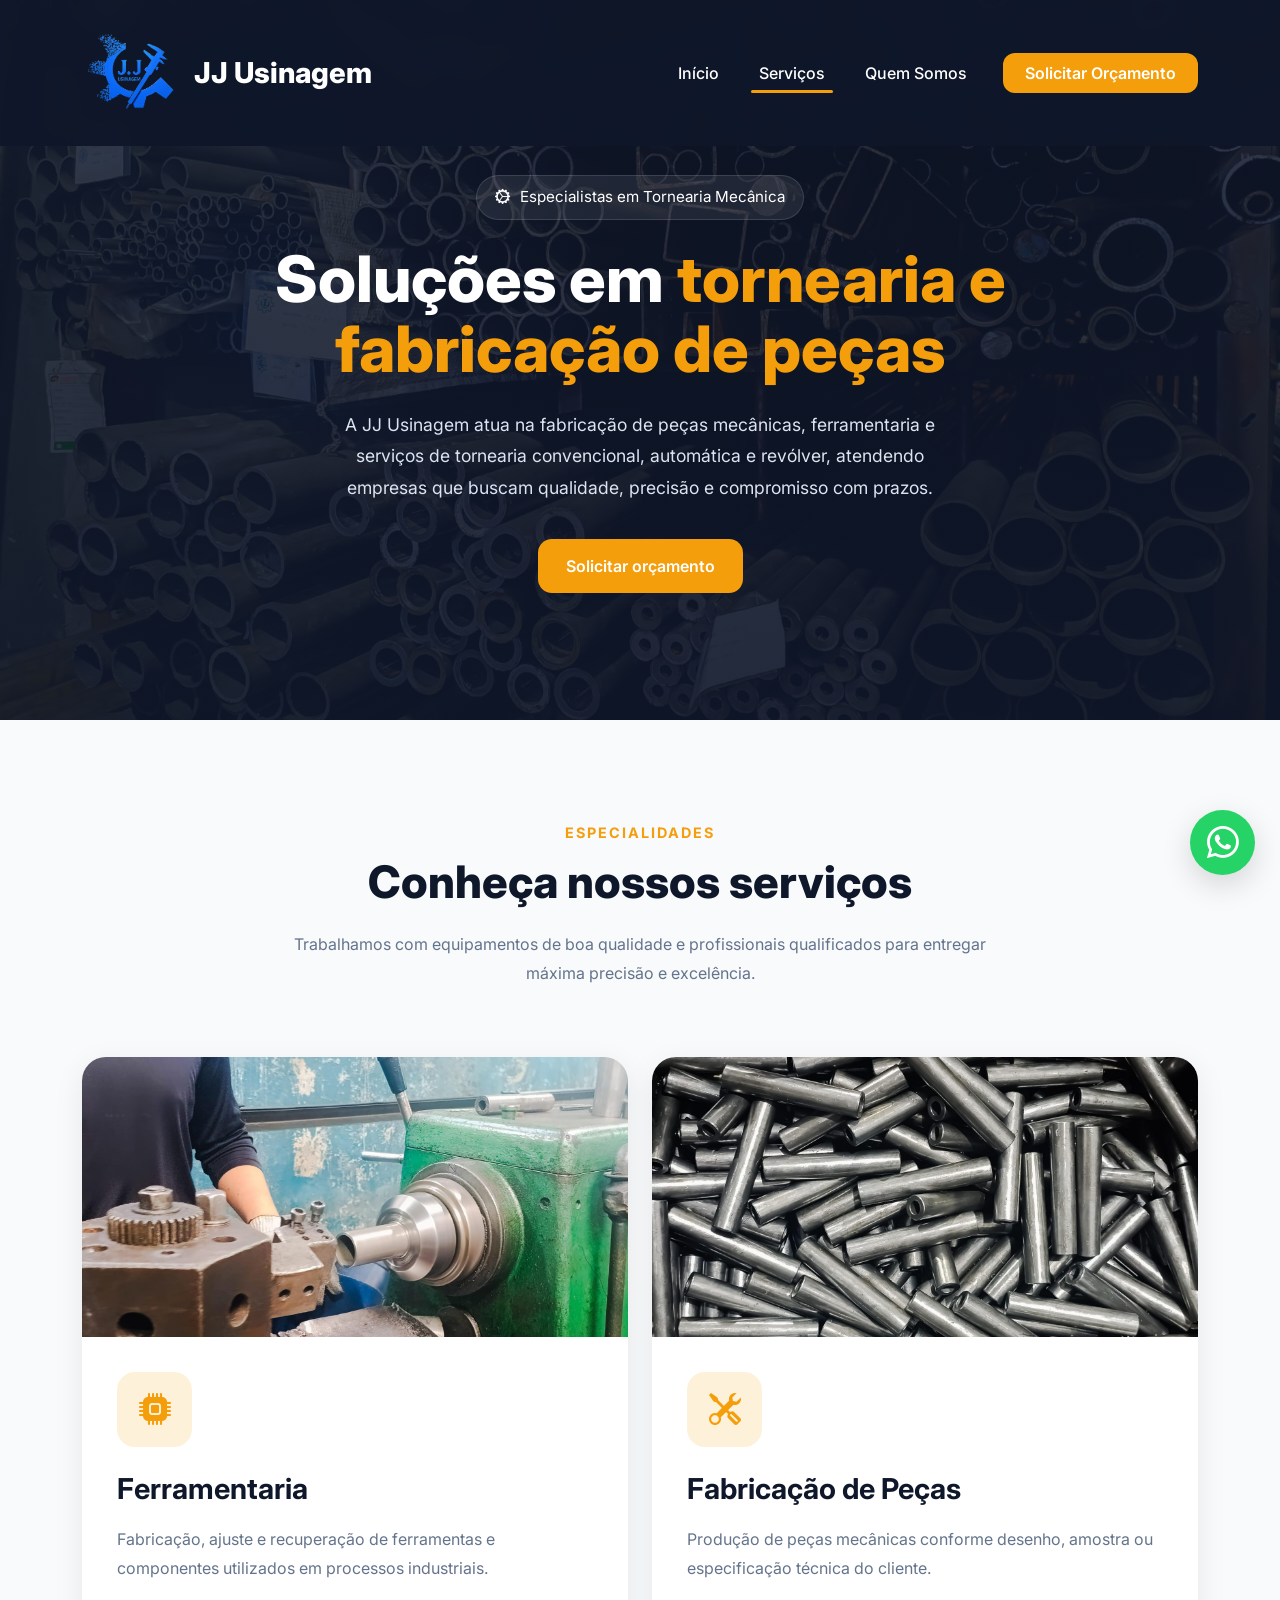
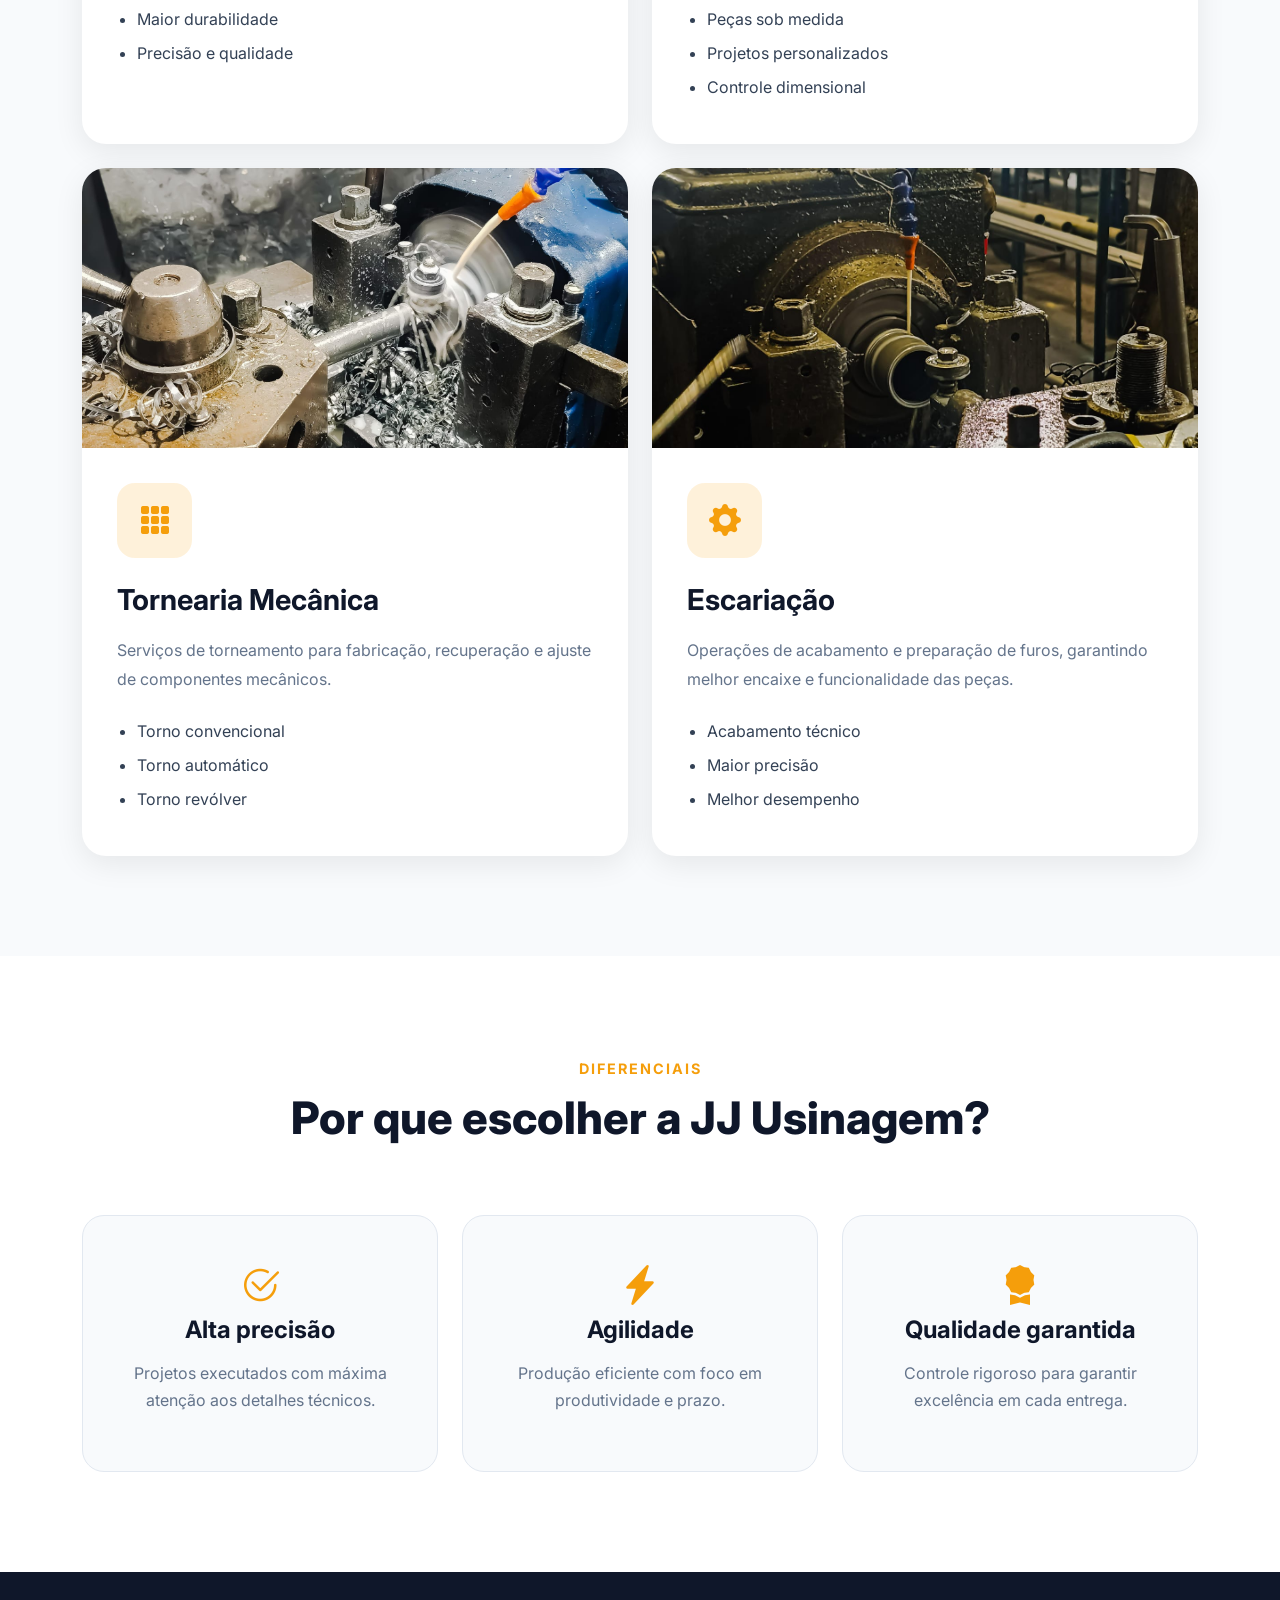
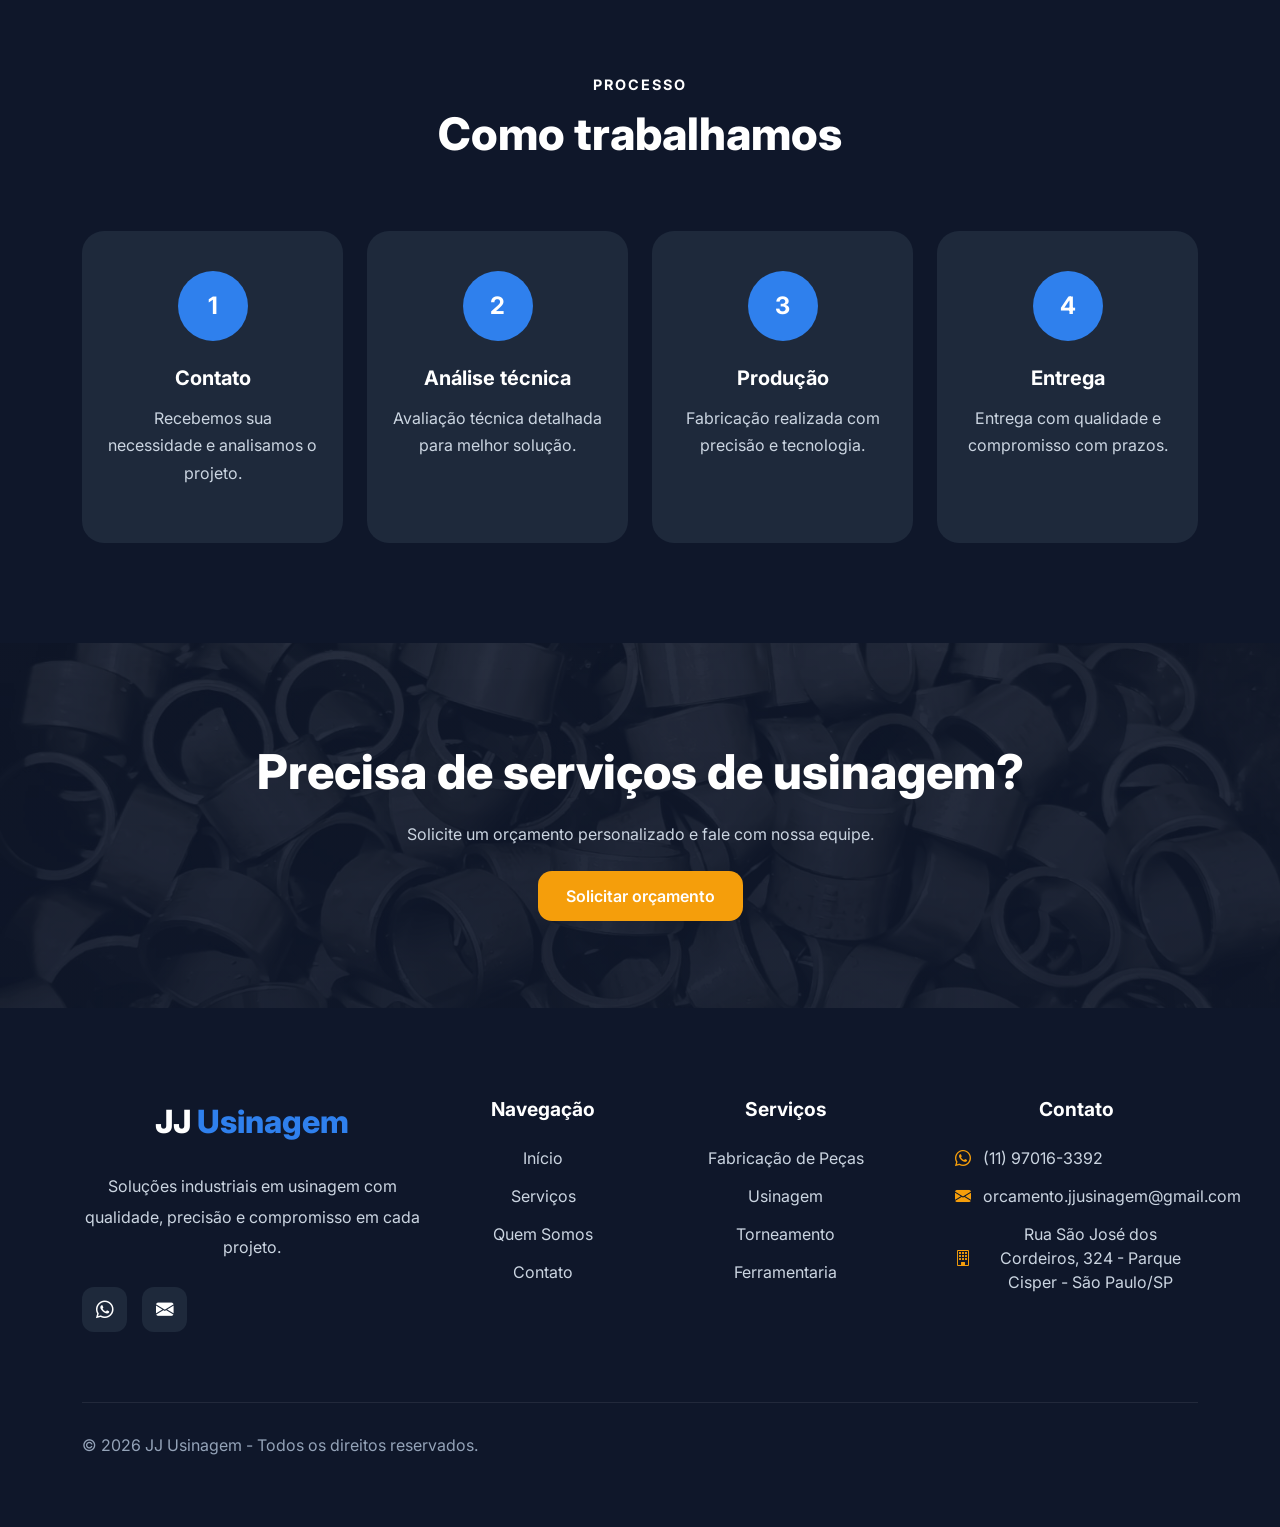
<file: servicos.html>
<!DOCTYPE html>
<html lang="pt-BR">
<head>
  <meta charset="UTF-8">
  <meta name="viewport" content="width=device-width, initial-scale=1.0">

  <title>Serviços | JJ Usinagem </title>

  <!-- Google Fonts -->
  <link rel="preconnect" href="https://fonts.googleapis.com">
  <link rel="preconnect" href="https://fonts.gstatic.com" crossorigin>

  <link href="https://fonts.googleapis.com/css2?family=Inter:wght@300;400;500;600;700;800&display=swap" rel="stylesheet">

  <!-- Bootstrap -->
  <link href="https://cdn.jsdelivr.net/npm/bootstrap@5.3.3/dist/css/bootstrap.min.css" rel="stylesheet">

 <!-- Favicon -->
  <link rel="icon" type="image/png" href="images/logo.png">

  <!-- Bootstrap Icons -->
  <link rel="stylesheet" href="https://cdn.jsdelivr.net/npm/bootstrap-icons@1.11.3/font/bootstrap-icons.min.css">

  <!-- CSS -->
  <link rel="stylesheet" href="assets/style.css">
  <script src="assets/script.js"></script>
</head>

<body>

  <!-- NAVBAR -->
   <nav class="navbar navbar-expand-lg fixed-top">
    <div class="container">
    <a class="navbar-brand" href="index.html">

  <img
    src="images/logo.png"
    alt="Logo JJ Usinagem"
    class="navbar-logo">

  
    JJ Usinagem
  

</a>

      <button class="navbar-toggler bg-light" type="button" data-bs-toggle="collapse" data-bs-target="#menu">
        <span class="navbar-toggler-icon"></span>
      </button>

      <div class="collapse navbar-collapse" id="menu">
        <ul class="navbar-nav ms-auto align-items-lg-center">
          <li class="nav-item">
            <a class="nav-link" href="index.html">Início</a>
          </li>
          <li class="nav-item">
            <a class="nav-link active" href="servicos.html">Serviços</a>
          </li>
          <li class="nav-item">
            <a class="nav-link" href="quemsomos.html">Quem Somos</a>
          </li>
          <li class="nav-item ms-lg-3 mt-3 mt-lg-0">
            <a href="index.html#contact" class="btn-contact text-decoration-none">Solicitar Orçamento</a>
          </li>
        </ul>
      </div>
    </div>
  </nav>

  <!-- HERO -->
  <section class="hero services-hero">

  <div class="container">

    <div class="row justify-content-center text-center">

      <div class="col-lg-9">

        <div class="hero-badge mx-auto mt-5">
          <i class="bi bi-gear-wide-connected"></i>
          Especialistas em Tornearia Mecânica
        </div>

        <h1>
          Soluções em
          <span>tornearia e fabricação de peças</span>
        </h1>

        <p class="mx-auto">
          A JJ Usinagem atua na fabricação de peças mecânicas,
          ferramentaria e serviços de tornearia convencional,
          automática e revólver, atendendo empresas que buscam
          qualidade, precisão e compromisso com prazos.
        </p>

        <div class="hero-buttons justify-content-center">

          <a href="index.html#contact" class="btn-primary-custom">
            Solicitar orçamento
          </a>
        </div>

      </div>

    </div>

  </div>

</section>

  <!-- SERVIÇOS -->
  <section class="services-page-section">

    <div class="container">

      <div class="section-title">

        <span>Especialidades</span>

        <h2>
          Conheça nossos serviços
        </h2>

        <p>
          Trabalhamos com equipamentos de boa qualidade e profissionais qualificados
          para entregar máxima precisão e excelência.
        </p>

      </div>

      <div class="row g-4">

        <!-- CARD -->
        <div class="col-lg-6">

          <div class="service-box-large">

            <img
              src="images/tornorevolver.jpeg"
              alt="ferramentaria">

            <div class="service-box-content">

              <div class="service-icon-large">
                <i class="bi bi-cpu-fill"></i>
              </div>

              <h3>Ferramentaria</h3>

           <p>
              Fabricação, ajuste e recuperação de ferramentas
             e componentes utilizados em processos industriais.
           </p>

          <ul>
            <li>Maior durabilidade</li>
            <li>Precisão e qualidade</li>
          </ul>
            </div>

          </div>

        </div>

        <!-- CARD -->
        <div class="col-lg-6">

          <div class="service-box-large">

            <img
              src="images/pecas3.jpeg"
              alt="fabricação de peças">

            <div class="service-box-content">

              <div class="service-icon-large">
                <i class="bi bi-tools"></i>
              </div>

              <h3>Fabricação de Peças</h3>

              <p>
              Produção de peças mecânicas conforme desenho,
               amostra ou especificação técnica do cliente.
              </p>

            <ul>
              <li>Peças sob medida</li>
              <li>Projetos personalizados</li>
              <li>Controle dimensional</li>
            </ul>

            </div>

          </div>

        </div>

        <!-- CARD -->
        <div class="col-lg-6">

          <div class="service-box-large">

            <img
              src="images/torno.jpeg"
              alt="torneamento">

            <div class="service-box-content">

              <div class="service-icon-large">
                <i class="bi bi-grid-3x3-gap-fill"></i>
              </div>

              <h3>Tornearia Mecânica</h3>
              <p>
              Serviços de torneamento para fabricação,
            recuperação e ajuste de componentes mecânicos.
              </p>

              <ul>
            <li>Torno convencional</li>
            <li>Torno automático</li>
            <li>Torno revólver</li>
            </ul>

            </div>

          </div>

        </div>

        <!-- CARD -->
        <div class="col-lg-6">

          <div class="service-box-large">

            <img
              src="images/torno2.jpeg"
              alt="escariação">

            <div class="service-box-content">

              <div class="service-icon-large">
                <i class="bi bi-gear-fill"></i>
              </div>

              <h3>Escariação</h3>

              <p>
                Operações de acabamento e preparação de furos,
                garantindo melhor encaixe e funcionalidade das peças.
              </p>

            <ul>
             <li>Acabamento técnico</li>
             <li>Maior precisão</li>
             <li>Melhor desempenho</li>
            </ul>
            </div>

          </div>

        </div>

      </div>

    </div>

  </section>

  <!-- DIFERENCIAIS -->
  <section class="advantages-section">

    <div class="container">

      <div class="section-title">

        <span>Diferenciais</span>

        <h2>
          Por que escolher a JJ Usinagem?
        </h2>

      </div>

      <div class="row g-4">

        <div class="col-md-6 col-lg-4">

          <div class="advantage-card">

            <i class="bi bi-check2-circle"></i>

            <h4>Alta precisão</h4>

            <p>
              Projetos executados com máxima atenção aos detalhes técnicos.
            </p>

          </div>

        </div>

        <div class="col-md-6 col-lg-4">

          <div class="advantage-card">

            <i class="bi bi-lightning-charge-fill"></i>

            <h4>Agilidade</h4>

            <p>
              Produção eficiente com foco em produtividade e prazo.
            </p>

          </div>

        </div>

        <div class="col-md-6 col-lg-4">

          <div class="advantage-card">

            <i class="bi bi-award-fill"></i>

            <h4>Qualidade garantida</h4>

            <p>
              Controle rigoroso para garantir excelência em cada entrega.
            </p>

          </div>

        </div>

      </div>

    </div>

  </section>

  <!-- PROCESSO -->
  <section class="process-section">

    <div class="container">

      <div class="section-title">

        <span>Processo</span>

        <h2>
          Como trabalhamos
        </h2>

      </div>

      <div class="row g-4 text-center">

        <div class="col-md-3">

          <div class="process-card">

            <div class="process-number">1</div>

            <h5>Contato</h5>

            <p>
              Recebemos sua necessidade e analisamos o projeto.
            </p>

          </div>

        </div>

        <div class="col-md-3">

          <div class="process-card">

            <div class="process-number">2</div>

            <h5>Análise técnica</h5>

            <p>
              Avaliação técnica detalhada para melhor solução.
            </p>

          </div>

        </div>

        <div class="col-md-3">

          <div class="process-card">

            <div class="process-number">3</div>

            <h5>Produção</h5>

            <p>
              Fabricação realizada com precisão e tecnologia.
            </p>

          </div>

        </div>

        <div class="col-md-3">

          <div class="process-card">

            <div class="process-number">4</div>

            <h5>Entrega</h5>

            <p>
              Entrega com qualidade e compromisso com prazos.
            </p>

          </div>

        </div>

      </div>

    </div>

  </section>

  <!-- CTA -->
  <section class="cta-final" id="contact">

    <div class="container text-center">

      <h2>
        Precisa de serviços de usinagem?
      </h2>

      <p>
        Solicite um orçamento personalizado e fale com nossa equipe.
      </p>

      <a href="index.html#contact"
        class="btn-primary-custom">

        Solicitar orçamento
      </a>

    </div>

  </section>

  <!-- FOOTER -->
 <footer class="footer">

  <div class="container">

    <div class="row g-5">

      <!-- LOGO -->
      <div class="col-lg-4">

        <a class="footer-logo text-decoration-none" href="index.html">
          JJ<span> Usinagem</span>
        </a>

        <p class="footer-description">
          Soluções industriais em usinagem com qualidade,
          precisão e compromisso em cada projeto.
        </p>

       <div class="footer-social">

         <a href="https://wa.me/5511970163392" target="_blank">
             <i class="bi bi-whatsapp"></i>
       </a>

       <a href="mailto:orcamento.jjusinagem@gmail.com">
            <i class="bi bi-envelope-fill"></i>
       </a>

</div>

      </div>

      <!-- LINKS -->
      <div class="col-6 col-lg-2">

        <h5>Navegação</h5>

        <ul>

          <li>
            <a href="index.html">
              Início
            </a>
          </li>

          <li>
            <a href="servicos.html">
              Serviços
            </a>
          </li>

          <li>
            <a href="quemsomos.html">
              Quem Somos
            </a>
          </li>

          <li>
            <a href="#contact">
              Contato
            </a>
          </li>

        </ul>

      </div>

      <!-- SERVIÇOS -->
      <div class="col-6 col-lg-3">

        <h5>Serviços</h5>

        <ul>

          <li>Fabricação de Peças</li>

          <li>Usinagem</li>

          <li>Torneamento</li>

          <li>Ferramentaria</li>

        </ul>

      </div>

      <!-- CONTATO -->
    <div class="col-lg-3">

  <h5>Contato</h5>

  <ul class="footer-contact">

    <li>
      <i class="bi bi-whatsapp"></i>
      (11) 97016-3392
    </li>

    <li>
      <i class="bi bi-envelope-fill"></i>
      orcamento.jjusinagem@gmail.com
    </li>

    <li>
      <i class="bi bi-building"></i>
      Rua São José dos Cordeiros, 324 - Parque Cisper - São Paulo/SP
    </li>


  </ul>

</div>

    </div>

    <!-- LINHA -->
    <div class="footer-bottom">

      <p>
        © 2026 JJ Usinagem - Todos os direitos reservados.
      </p>

      <!-- <p>
        Desenvolvido por <a style="text-decoration: none; color: gray;" href="https://github.com/Gabits13">Gabriel Santos</a>
      </p>-->

    </div>

  </div>

</footer>


  <!-- WHATSAPP -->
  <a href="https://wa.me/5511970163392"
   class="whatsapp-button"
   target="_blank">
  <i class="bi bi-whatsapp"></i>
</a>

  <!-- Bootstrap -->
  <script src="https://cdn.jsdelivr.net/npm/bootstrap@5.3.3/dist/js/bootstrap.bundle.min.js"></script>

</body>
</html>
</file>
<file: assets/style.css>
:root {
  --primary: #0f172a;
  --secondary: #1e293b;
  --accent: #f59e0b;
  --accent2: #2F80ED;
  --light: #f8fafc;
  --gray: #94a3b8;
  --white: #ffffff;
  --shadow: 0 10px 30px rgba(0,0,0,0.15);
}

* {
  margin: 0;
  padding: 0;
  box-sizing: border-box;
  scroll-behavior: smooth;
}

html,
body {
    overflow-x: hidden;
    width: 100%;
}

body {
  font-family: 'Inter', sans-serif;
  background: var(--light);
  color: var(--primary);
  overflow-x: hidden;
}

.navbar {
  background: rgba(15, 23, 42, 0.95);
  backdrop-filter: blur(10px);
  padding: 18px 0;
  transition: 0.3s ease;
}

.navbar-brand {
    display: flex;
    align-items: center;
    gap: 10px;

    font-size: 1.7rem;
    font-weight: 800;
    color: #fff !important;

    max-width: calc(100% - 60px);
}

.navbar-logo {
    width: 100px;
    height: 100px;
    object-fit: contain;
    flex-shrink: 0;
}

@media (max-width: 576px) {

    .navbar-brand {
        font-size: .5rem;
        gap: 8px;
    }

    .navbar-logo {
        width: 70px;
        height: 70px;
    }

}

.navbar-brand span {
  color: var(--accent2);
}

.navbar .nav-link {
  position: relative;
  color: white !important;
  font-weight: 500;
  margin: 0 12px;
  transition: 0.3s ease;
  padding-bottom: 8px;
}

.navbar-brand {
  display: flex;
  align-items: center;
  gap: 12px;

  font-size: 1.8rem;
  font-weight: 800;

  color: #fff !important;
  text-decoration: none;
}



.navbar-brand:hover {
  color: #fff !important;
}


/* LINHA ANIMADA */

.navbar .nav-link::after {
  content: "";

  position: absolute;
  left: 0;
  bottom: 0;

  width: 0%;
  height: 3px;

  background: var(--accent);
  border-radius: 20px;

  transition: 0.3s ease;
}

/* HOVER */

.navbar .nav-link:hover::after {
  width: 100%;
}

/* ACTIVE */

.navbar .nav-link.active::after {
  width: 100%;
}

/* COR AO PASSAR */

.navbar .nav-link:hover {
  color:var(--light)!important;
}

.btn-contact {
  background: var(--accent);
  color: var(--white);
  border-radius: 12px;
  padding: 10px 22px;
  font-weight: 600;
  border: none;
  transition: 0.3s ease;
}

.btn-contact:hover {
  background: var(--accent);
  transform: translateY(-2px);
}

.hero {
  min-height: 100vh;
  background:
    linear-gradient(rgba(15, 23, 42, 0.82), rgba(15, 23, 42, 0.9)),
    url('/images/fundo_barras.jpeg') center/cover;
  display: flex;
  align-items: center;
  color: var(--white);
  position: relative;
}

.hero-badge {
  display: inline-flex;
  align-items: center;
  gap: 10px;
  background: rgba(255,255,255,0.08);
  border: 1px solid rgba(255,255,255,0.12);
  padding: 10px 18px;
  border-radius: 50px;
  margin-bottom: 24px;
  font-size: 0.95rem;
}

.hero h1 {
  font-size: 4rem;
  font-weight: 800;
  line-height: 1.1;
  margin-bottom: 24px;
}

.hero h1 span {
  color: var(--accent);
}

.hero p {
  font-size: 1.1rem;
  color: #dbe4f0;
  max-width: 650px;
  line-height: 1.8;
  margin-bottom: 35px;
}

.hero-buttons {
  display: flex;
  gap: 18px;
  flex-wrap: wrap;
}

.btn-primary-custom {
  background: var(--accent);
  border: none;
  color: var(--white);
  padding: 15px 28px;
  border-radius: 14px;
  font-weight: 600;
  transition: 0.3s;
  text-decoration: none;
}

.btn-primary-custom:hover {
  background: #d97706;
  transform: translateY(-3px);
}

.btn-outline-custom {
  border: 1px solid rgba(255,255,255,0.3);
  color: var(--white);
  padding: 15px 28px;
  border-radius: 14px;
  text-decoration: none;
  transition: 0.3s;
  font-weight: 500;
}

.btn-outline-custom:hover {
  background: var(--accent2);
  color: var(--white);
}

.stats {
  margin-top: 60px;
  display: flex;
  gap: 40px;
  flex-wrap: wrap;
}

.stat-item h3 {
  font-size: 2rem;
  color: var(--accent2);
  font-weight: 700;
}

.stat-item p {
  margin: 0;
  color: #dbe4f0;
}

section {
  padding: 100px 0;
}

.section-title {
  text-align: center;
  margin-bottom: 70px;
}

.section-title span {
  color: var(--accent);
  font-weight: 700;
  text-transform: uppercase;
  letter-spacing: 2px;
  font-size: 0.9rem;
}

.section-title h2 {
  font-size: 2.8rem;
  font-weight: 800;
  margin-top: 12px;
}

.section-title p {
  color: #64748b;
  max-width: 700px;
  margin: 20px auto 0;
  line-height: 1.8;
}

.service-card {
  background: var(--white);
  border-radius: 24px;
  padding: 35px;
  height: 100%;
  transition: 0.4s ease;
  box-shadow: 0 4px 20px rgba(0,0,0,0.04);
  border: 1px solid #e2e8f0;
}

.service-card:hover {
  transform: translateY(-10px);
  box-shadow: var(--shadow);
}

.service-icon {
  width: 75px;
  height: 75px;
  background: rgba(245, 158, 11, 0.15);
  display: flex;
  align-items: center;
  justify-content: center;
  border-radius: 18px;
  margin-bottom: 25px;
  font-size: 2rem;
  color: var(--accent);
}

.service-card h4 {
  font-weight: 700;
  margin-bottom: 15px;
}

.service-card p {
  color: #64748b;
  line-height: 1.7;
}

.about {
  background: var(--primary);
  color: var(--white);
}

.about-image {
  border-radius: 24px;
  overflow: hidden;
  box-shadow: var(--shadow);
}

.about-image img {
  width: 100%;
  height: 100%;
  object-fit: cover;
}

.about-content span {
  color: var(--accent);
  font-weight: 700;
  letter-spacing: 2px;
  text-transform: uppercase;
  font-size: 0.9rem;
}

.about-content h2 {
  font-size: 2.7rem;
  font-weight: 800;
  margin: 20px 0;
}

.about-content p {
  color: #cbd5e1;
  line-height: 1.9;
  margin-bottom: 20px;
}

.feature-list {
  list-style: none;
  padding: 0;
  margin-top: 30px;
}

.feature-list li {
  margin-bottom: 16px;
  display: flex;
  align-items: center;
  gap: 12px;
  color: #e2e8f0;
}

.feature-list i {
  color: var(--accent2);
  font-size: 1.2rem;
}

.cta {
  background:
    linear-gradient(rgba(15, 23, 42, 0.92), rgba(15, 23, 42, 0.92)),
    url('/images/pecas2.jpeg') center/cover;
  color: var(--white);
  text-align: center;
  border-radius: 30px;
  padding: 80px 50px;
}

.cta h2 {
  font-size: 3rem;
  font-weight: 800;
  margin-bottom: 20px;
}

.cta p {
  max-width: 700px;
  margin: auto;
  color: #cbd5e1;
  line-height: 1.8;
  margin-bottom: 35px;
}

.contact-card {
  background: var(--white);
  padding: 35px;
  border-radius: 24px;
  text-align: center;
  box-shadow: 0 5px 25px rgba(0,0,0,0.05);
  height: 100%;
  transition: 0.3s ease;
}

.contact-card:hover {
  transform: translateY(-8px);
}

.contact-card i {
  font-size: 2.3rem;
  color: var(--accent);
  margin-bottom: 20px;
}

.contact-card h5 {
  font-weight: 700;
  margin-bottom: 10px;
}

.contact-card-link {
  text-decoration: none;
  display: block;
  color: inherit;
}

.contact-card {
  cursor: pointer;
  transition: all .35s ease;
}

.contact-card:hover {
  transform: translateY(-8px);
  box-shadow: 0 15px 40px rgba(0,0,0,.12);
}

.contact-card-link:hover {
  color: inherit;
}

.contact-card p {
  color: #64748b;
  margin: 0;
}

footer {
  background: #020617;
  color: #94a3b8;
  padding: 40px 0;
  text-align: center;
}

.whatsapp-button {
  position: fixed;
  bottom: 25px;
  right: 25px;
  width: 65px;
  height: 65px;
  background: #25d366;
  color: white;
  border-radius: 50%;
  display: flex;
  align-items: center;
  justify-content: center;
  font-size: 2rem;
  text-decoration: none;
  box-shadow: var(--shadow);
  z-index: 999;
  transition: 0.3s ease;
}

.whatsapp-button:hover {
  transform: scale(1.08);
  color: white;
}

@media (max-width: 991px) {
  .hero {
    text-align: center;
  }

  .hero h1 {
    font-size: 3rem;
  }

  .hero-buttons,
  .stats {
    justify-content: center;
  }

  .about-content {
    margin-top: 50px;
  }
}

@media (max-width: 768px) {
  .hero h1 {
    font-size: 2.4rem;
  }

  .section-title h2,
  .about-content h2,
  .cta h2 {
    font-size: 2rem;
  }

  .cta {
    padding: 60px 25px;
  }
}


/* ================================= */
/* FORMULÁRIO CONTATO */
/* ================================= */

.contact-form {
  background: white;
  padding: 40px;
  border-radius: 24px;
  box-shadow: 0 10px 40px rgba(0,0,0,0.08);
}

.contact-form .form-control {
  height: 60px;
  border-radius: 14px;
  border: 1px solid #dbe2ea;
  padding: 0 20px;
  font-size: 1rem;
  transition: 0.3s ease;
}

.contact-form textarea.form-control {
  height: auto;
  padding-top: 18px;
}

.contact-form .form-control:focus {
  border-color: #f59e0b;
  box-shadow: 0 0 0 0.2rem rgba(245, 158, 11, 0.2);
}

.contact-form button {
  padding: 16px 35px;
  border-radius: 14px;
  font-weight: 600;
}

/* RESPONSIVO */

@media (max-width: 768px) {

  .contact-form {
    padding: 30px 20px;
  }

}


/* ================================= */
/* SERVIÇOS PAGE */
/* ================================= */

.services-hero {
  min-height: 80vh;
}

.services-page-section {
  padding: 100px 0;
  background: #f8fafc;
}

.service-box-large {
  background: white;
  border-radius: 24px;
  overflow: hidden;
  box-shadow: 0 8px 30px rgba(0,0,0,0.08);
  transition: 0.4s ease;
  height: 100%;
}

.service-box-large:hover {
  transform: translateY(-10px);
}

.service-box-large img {
  width: 100%;
  height: 280px;
  object-fit: cover;
}

.service-box-content {
  padding: 35px;
}

.service-icon-large {
  width: 75px;
  height: 75px;
  background: rgba(245, 158, 11, 0.15);
  color: #f59e0b;
  border-radius: 18px;
  display: flex;
  align-items: center;
  justify-content: center;
  font-size: 2rem;
  margin-bottom: 25px;
}

.service-box-content h3 {
  font-size: 1.8rem;
  font-weight: 700;
  margin-bottom: 18px;
  color: #0f172a;
}

.service-box-content p {
  color: #64748b;
  line-height: 1.8;
  margin-bottom: 25px;
}

.service-box-content ul {
  padding-left: 20px;
  margin: 0;
}

.service-box-content ul li {
  margin-bottom: 10px;
  color: #334155;
}

/* ================================= */
/* DIFERENCIAIS */
/* ================================= */

.advantages-section {
  background: white;
  padding: 100px 0;
}

.advantage-card {
  background: #f8fafc;
  padding: 40px 30px;
  border-radius: 22px;
  text-align: center;
  height: 100%;
  transition: 0.3s ease;
  border: 1px solid #e2e8f0;
}

.advantage-card:hover {
  transform: translateY(-8px);
  box-shadow: 0 10px 30px rgba(0,0,0,0.08);
}

.advantage-card i {
  font-size: 2.5rem;
  color: var(--accent);
  margin-bottom: 20px;
}

.advantage-card h4 {
  font-weight: 700;
  margin-bottom: 15px;
}

.advantage-card p {
  color: #64748b;
  line-height: 1.7;
}

/* ================================= */
/* PROCESSO */
/* ================================= */

.process-section {
  background: #0f172a;
  padding: 100px 0;
}

.process-section .section-title h2,
.process-section .section-title span {
  color: white;
}

.process-card {
  background: #1e293b;
  padding: 40px 25px;
  border-radius: 22px;
  height: 100%;
  transition: 0.3s ease;
}

.process-card:hover {
  transform: translateY(-8px);
}

.process-number {
  width: 70px;
  height: 70px;
  background: var(--accent2);
  color: white;
  font-size: 1.5rem;
  font-weight: 700;
  border-radius: 50%;
  display: flex;
  align-items: center;
  justify-content: center;
  margin: auto auto 25px;
}

.process-card h5 {
  color: white;
  font-weight: 700;
  margin-bottom: 15px;
}

.process-card p {
  color: #cbd5e1;
  line-height: 1.7;
}

/* ================================= */
/* CTA FINAL */
/* ================================= */

.cta-final {
  padding: 100px 0;
  background:
    linear-gradient(rgba(15, 23, 42, 0.9), rgba(15, 23, 42, 0.92)),
    url('/images/pecas2.jpeg') center/cover;
  text-align: center;
  color: white;
}

.cta-final h2 {
  font-size: 3rem;
  font-weight: 800;
  margin-bottom: 20px;
}

.cta-final p {
  color: #cbd5e1;
  max-width: 700px;
  margin: auto auto 35px;
  line-height: 1.8;
}

/* ================================= */
/* RESPONSIVO */
/* ================================= */

@media (max-width: 768px) {

  .service-box-content {
    padding: 28px;
  }

  .service-box-content h3 {
    font-size: 1.5rem;
  }

  .cta-final h2 {
    font-size: 2rem;
  }

}


/* ================================= */
/* QUEM SOMOS PAGE */
/* ================================= */

.about-hero {
  min-height: 100vh;
  padding-top: 140px;
}

.about-hero-image {
  position: relative;
}

.about-hero-image img {
  width: 100%;
  border-radius: 30px;
  object-fit: cover;
  box-shadow: 0 20px 60px rgba(0,0,0,0.25);
}

/* ================================= */
/* STATS */
/* ================================= */

.about-stats {
  padding: 100px 0;
  background: #f8fafc;
}

.about-stat-card {
  background: white;
  border-radius: 24px;
  padding: 40px 25px;
  text-align: center;
  height: 100%;
  transition: 0.4s ease;
  border: 1px solid #e2e8f0;
  box-shadow: 0 10px 30px rgba(0,0,0,0.05);
}

.about-stat-card:hover {
  transform: translateY(-10px);
}

.about-stat-card i {
  font-size: 2.7rem;
  color: #f59e0b;
  margin-bottom: 20px;
}

.about-stat-card h2 {
  font-size: 2.7rem;
  font-weight: 800;
  color: #0f172a;
  margin-bottom: 10px;
}

.about-stat-card p {
  color: #64748b;
  margin: 0;
  font-weight: 500;
}

/* ================================= */
/* HISTORY */
/* ================================= */

.history-section {
  padding: 120px 0;
  background: white;
}

.history-image img {
  width: 100%;
  border-radius: 28px;
  box-shadow: 0 20px 50px rgba(0,0,0,0.15);
}

.history-content span {
  color: var(--accent2);
  font-weight: 700;
  text-transform: uppercase;
  letter-spacing: 1px;
}

.history-content h2 {
  font-size: 2.8rem;
  font-weight: 800;
  color: #0f172a;
  margin: 20px 0;
  line-height: 1.2;
}

.history-content p {
  color: #64748b;
  line-height: 1.9;
  margin-bottom: 20px;
}

.about-history-list li {
  color: var(--shadow);
  text-transform: uppercase;
}

/* ================================= */
/* VALUES */
/* ================================= */

.values-section {
  padding: 110px 0;
  background: #0f172a;
}

.values-section .section-title h2,
.values-section .section-title span,
.values-section .section-title p {
  color: white;
}

.value-card {
  background: #1e293b;
  border-radius: 24px;
  padding: 45px 30px;
  text-align: center;
  height: 100%;
  transition: 0.4s ease;
  border: 1px solid rgba(255,255,255,0.08);
}

.value-card:hover {
  transform: translateY(-10px);
  background: #273449;
}

.value-card i {
  font-size: 3rem;
  color: var(--accent2);
  margin-bottom: 25px;
}

.value-card h4 {
  color: white;
  font-size: 1.5rem;
  font-weight: 700;
  margin-bottom: 18px;
}

.value-card p {
  color: #cbd5e1;
  line-height: 1.8;
}

/* ================================= */
/* RESPONSIVO */
/* ================================= */

@media (max-width: 992px) {

  .about-hero {
    text-align: center;
  }

  .history-content {
    text-align: center;
  }

  .feature-list {
    justify-content: center;
  }

}

@media (max-width: 768px) {

  .history-content h2 {
    font-size: 2rem;
  }

  .about-stat-card h2 {
    font-size: 2.2rem;
  }

}


/* =======================
   CLIENTES
======================= */

.clients-section{
    padding:90px 0;
    background:#f8fafc;
}

.client-logo{
    height:170px;
    background:#fff;
    border-radius:18px;

    display:flex;
    align-items:center;
    justify-content:center;

    padding:25px;

    border:1px solid #e8edf3;

    transition:.35s;
}

.client-logo img{
    max-width:150px;
    max-height:140px;
    width:auto;
    height:auto;
      pointer-events: none; 
    user-select: none;     
    -webkit-user-drag: none; 

    filter: grayscale(100%);
    opacity:.7;

    transition:.35s;
}

.client-logo:hover{
    transform:translateY(-8px);
    box-shadow:0 15px 35px rgba(0,0,0,.08);
     -webkit-user-drag: none; 
}

.client-logo:hover img{
    filter:none;
    opacity:1;
    transform:scale(1.05);
     pointer-events: none; 
    user-select: none;     
    -webkit-user-drag: none; 

}


/* ================================= */
/* MAPA */
/* ================================= */

.map-section {
  padding: 110px 0;
  background: #f8fafc;
}

.map-container {
  position: relative;
  overflow: hidden;
  border-radius: 30px;
  box-shadow: 0 20px 60px rgba(0,0,0,0.15);
}

.map-container iframe {
  width: 100%;
  height: 500px;
  border: none;
  filter:
    grayscale(0.1)
    contrast(1.05)
    brightness(0.95);
}

/* CARD SOBRE O MAPA */

.map-overlay {
  position: absolute;
  top: 30px;
  left: 30px;
}

.map-info {
  background: rgba(15, 23, 42, 0.95);
  backdrop-filter: blur(10px);

  color: white;

  padding: 22px 28px;

  border-radius: 22px;

  display: flex;
  align-items: center;
  gap: 18px;

  box-shadow: 0 10px 30px rgba(0,0,0,0.25);
}

.map-info i {
  font-size: 2rem;
  color: var(--accent);
}

.map-info h5 {
  margin: 0;
  font-weight: 700;
}

.map-info p {
  margin: 0;
  color: #cbd5e1;
}

/* RESPONSIVO */

@media (max-width: 768px) {

  .map-container iframe {
    height: 400px;
  }

  .map-overlay {
    left: 15px;
    right: 15px;
    top: 15px;
  }

  .map-info {
    width: 100%;
    padding: 18px;
  }

}


/* ================================= */
/* FOOTER */
/* ================================= */

.footer {
  background: #0f172a;
  padding-top: 90px;
  color: white;
}

.footer-logo {
  font-size: 2rem;
  font-weight: 800;
  color: white;
}

.footer-logo span {
  color: var(--accent2);
}

.footer-description {
  margin: 25px 0;
  color: #cbd5e1;
  line-height: 1.9;
  max-width: 350px;
}

/* SOCIAL */

.footer-social {
  display: flex;
  gap: 15px;
}

.footer-social a {
  width: 45px;
  height: 45px;

  background: #1e293b;

  border-radius: 12px;

  display: flex;
  align-items: center;
  justify-content: center;

  color: white;
  font-size: 1.1rem;

  transition: 0.3s ease;
}

.footer-social a:hover {
  background: #f59e0b;
  transform: translateY(-5px);
}

/* TITULOS */

.footer h5 {
  font-size: 1.2rem;
  font-weight: 700;
  margin-bottom: 25px;
}

/* LISTAS */

.footer ul {
  list-style: none;
  padding: 0;
  margin: 0;
}

.footer ul li {
  margin-bottom: 14px;
  color: #cbd5e1;
}

.footer ul li a {
  color: #cbd5e1;
  text-decoration: none;
  transition: 0.3s ease;
}

.footer ul li a:hover {
  color: #f59e0b;
  padding-left: 5px;
}

/* CONTATO */

.footer-contact li {
  display: flex;
  align-items: center;
  gap: 12px;
}

.footer-contact i {
  color: #f59e0b;
}

/* FOOTER BOTTOM */

.footer-bottom {
  margin-top: 70px;
  padding: 30px 0;

  border-top: 1px solid rgba(255,255,255,0.08);

  display: flex;
  justify-content: space-between;
  align-items: center;
  flex-wrap: wrap;
  gap: 15px;
}

.footer-bottom p {
  margin: 0;
  color: #94a3b8;
}

/* RESPONSIVO */

@media (max-width: 768px) {

  .footer {
    text-align: center;
  }

  .footer-description {
    margin-left: auto;
    margin-right: auto;
  }

  .footer-social {
    justify-content: center;
  }

  .footer-contact li {
    justify-content: center;
  }

  .footer-bottom {
    justify-content: center;
    text-align: center;
  }

}




/* ================================= */
/* SCROLLBAR PERSONALIZADA */
/* ================================= */

::-webkit-scrollbar {
  width: 12px;
}

::-webkit-scrollbar-track {
  background: #0f172a;
}

::-webkit-scrollbar-thumb {
  background: linear-gradient(
    180deg,
    #f59e0b,
    #ea580c
  );

  border-radius: 20px;
  border: 2px solid #0f172a;
}

::-webkit-scrollbar-thumb:hover {
  background: linear-gradient(
    180deg,
    #fbbf24,
    #f97316
  );
}

/* FIREFOX */

html {
  scrollbar-width: thin;
  scrollbar-color: #f59e0b #0f172a;
}


.modal-content{
    border-radius:20px;
}

.modal-body h3{
    color:#0d1b2a;
    font-weight:700;
}

.modal-body p{
    font-size:17px;
}

.bi-check-circle-fill{
    color:#22c55e !important;
    animation:pop .4s ease;
}

@keyframes pop{

    0%{
        transform:scale(.5);
        opacity:0;
    }

    100%{
        transform:scale(1);
        opacity:1;
    }

}
</file>
